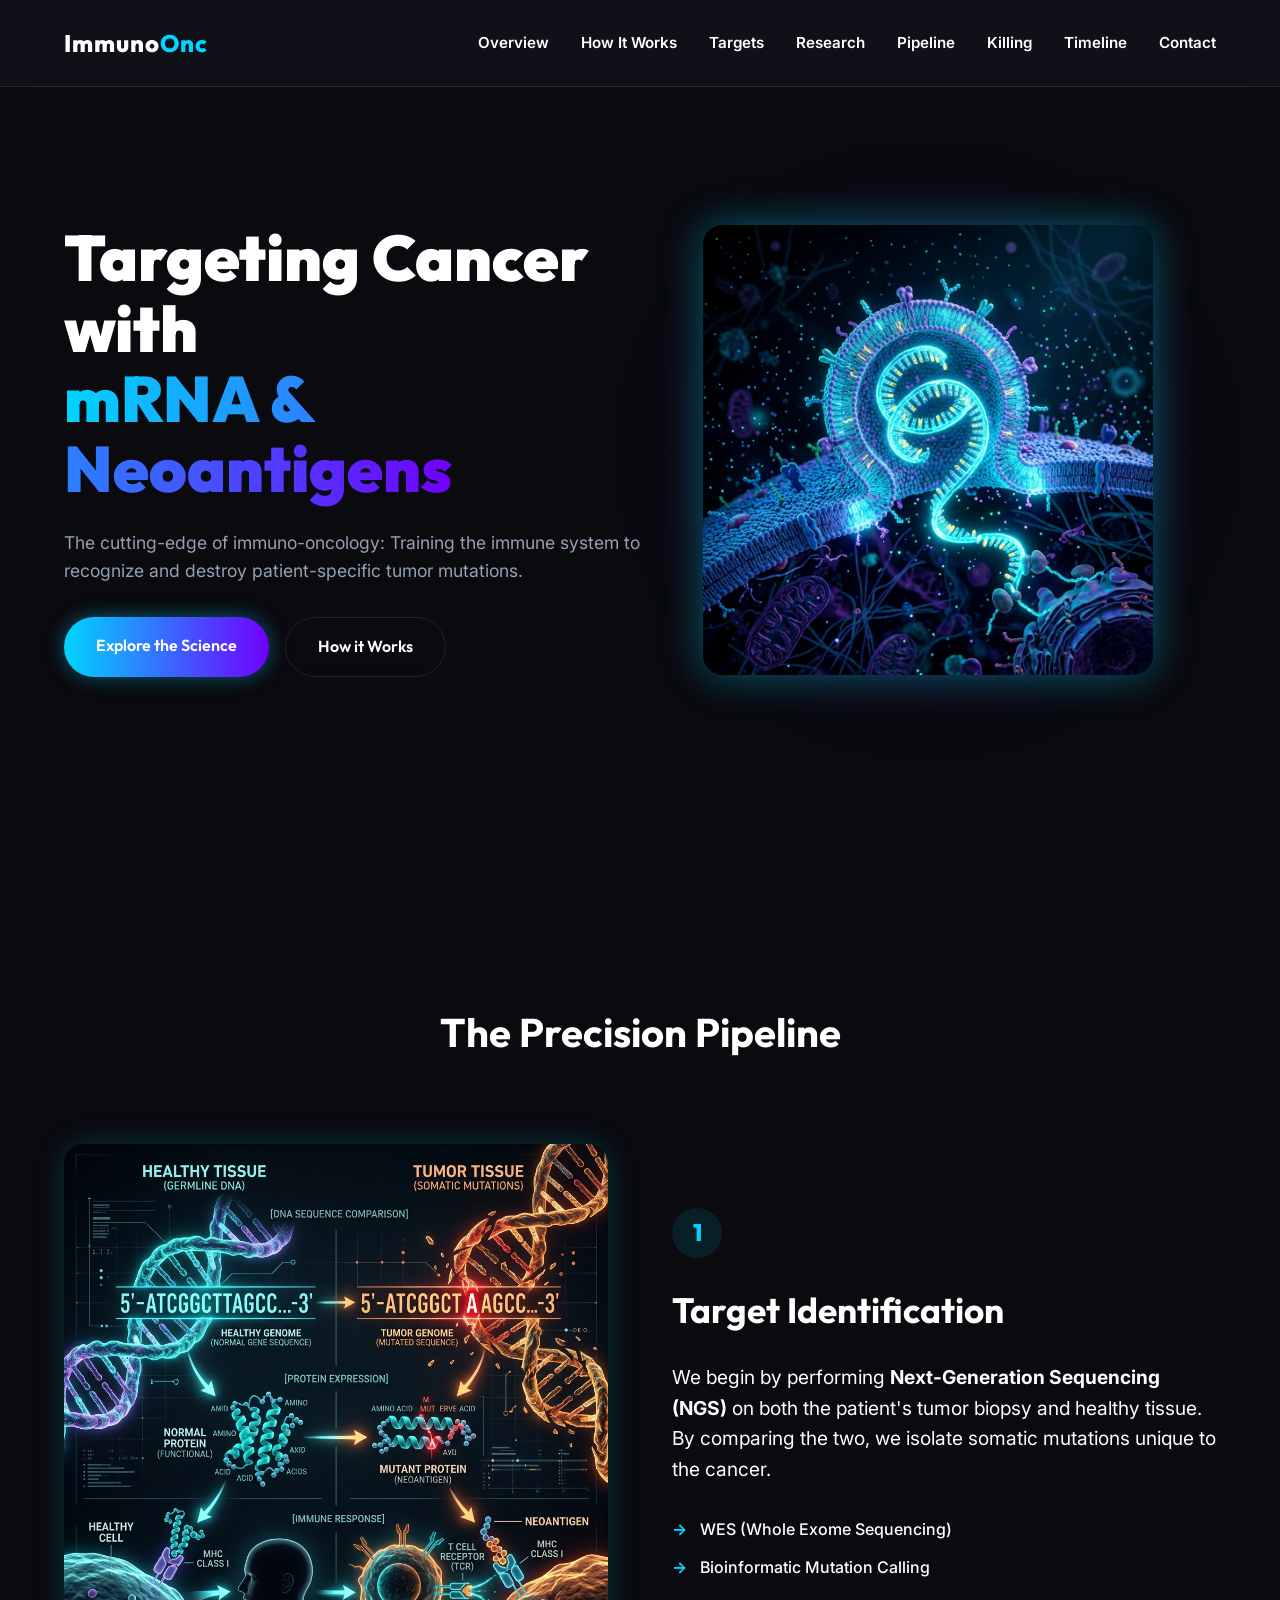
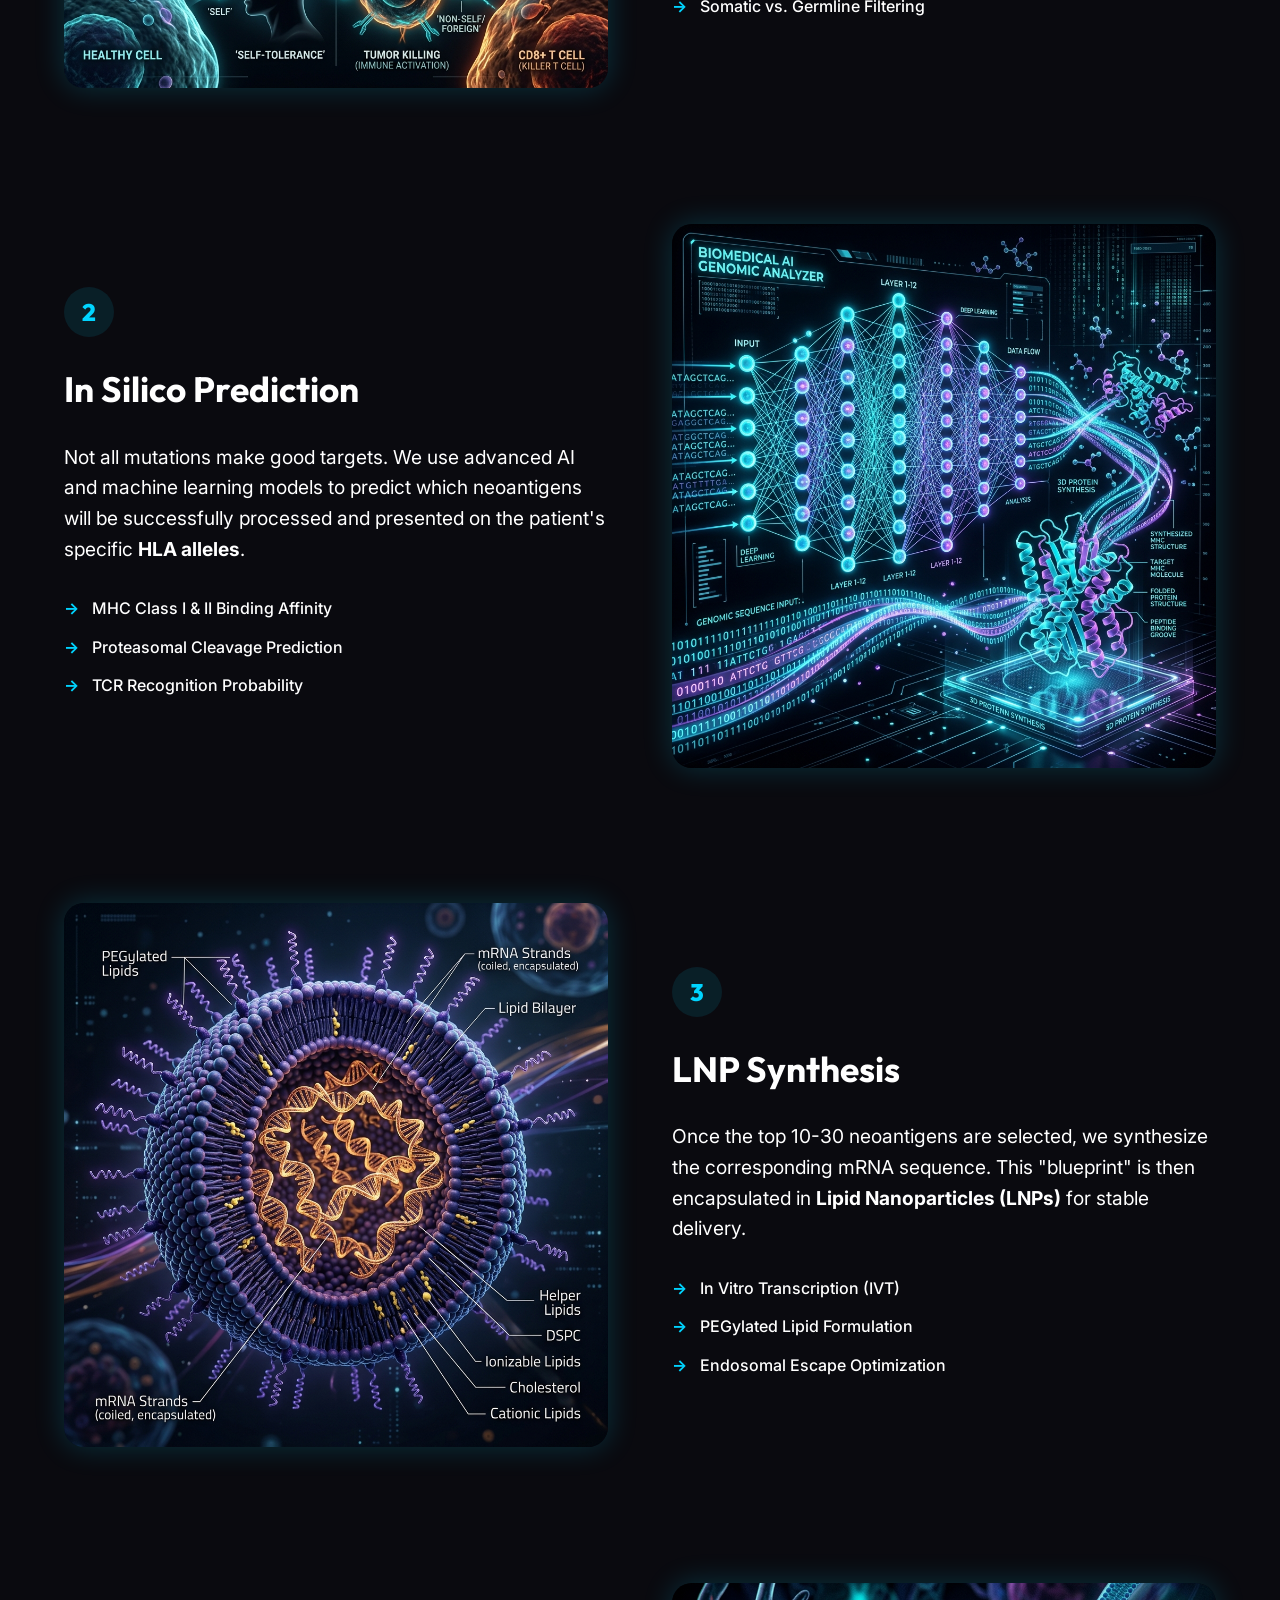
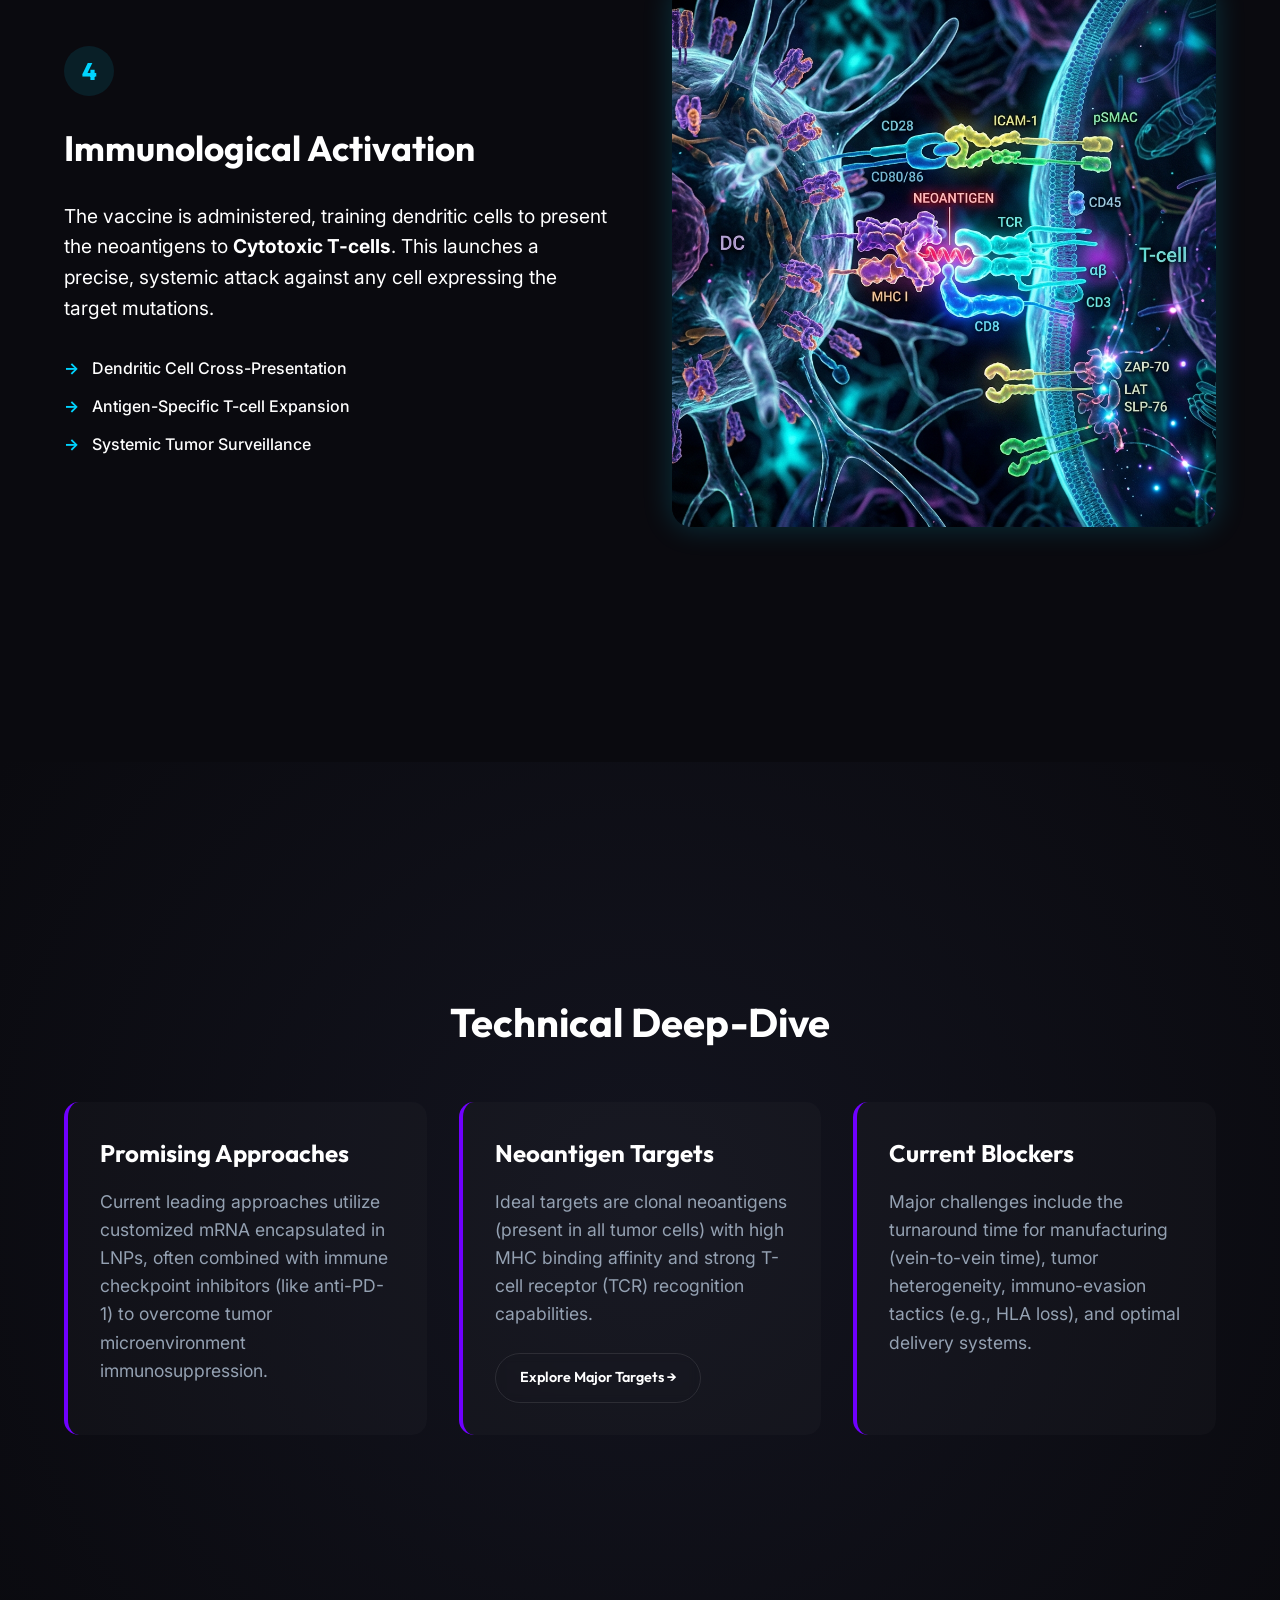
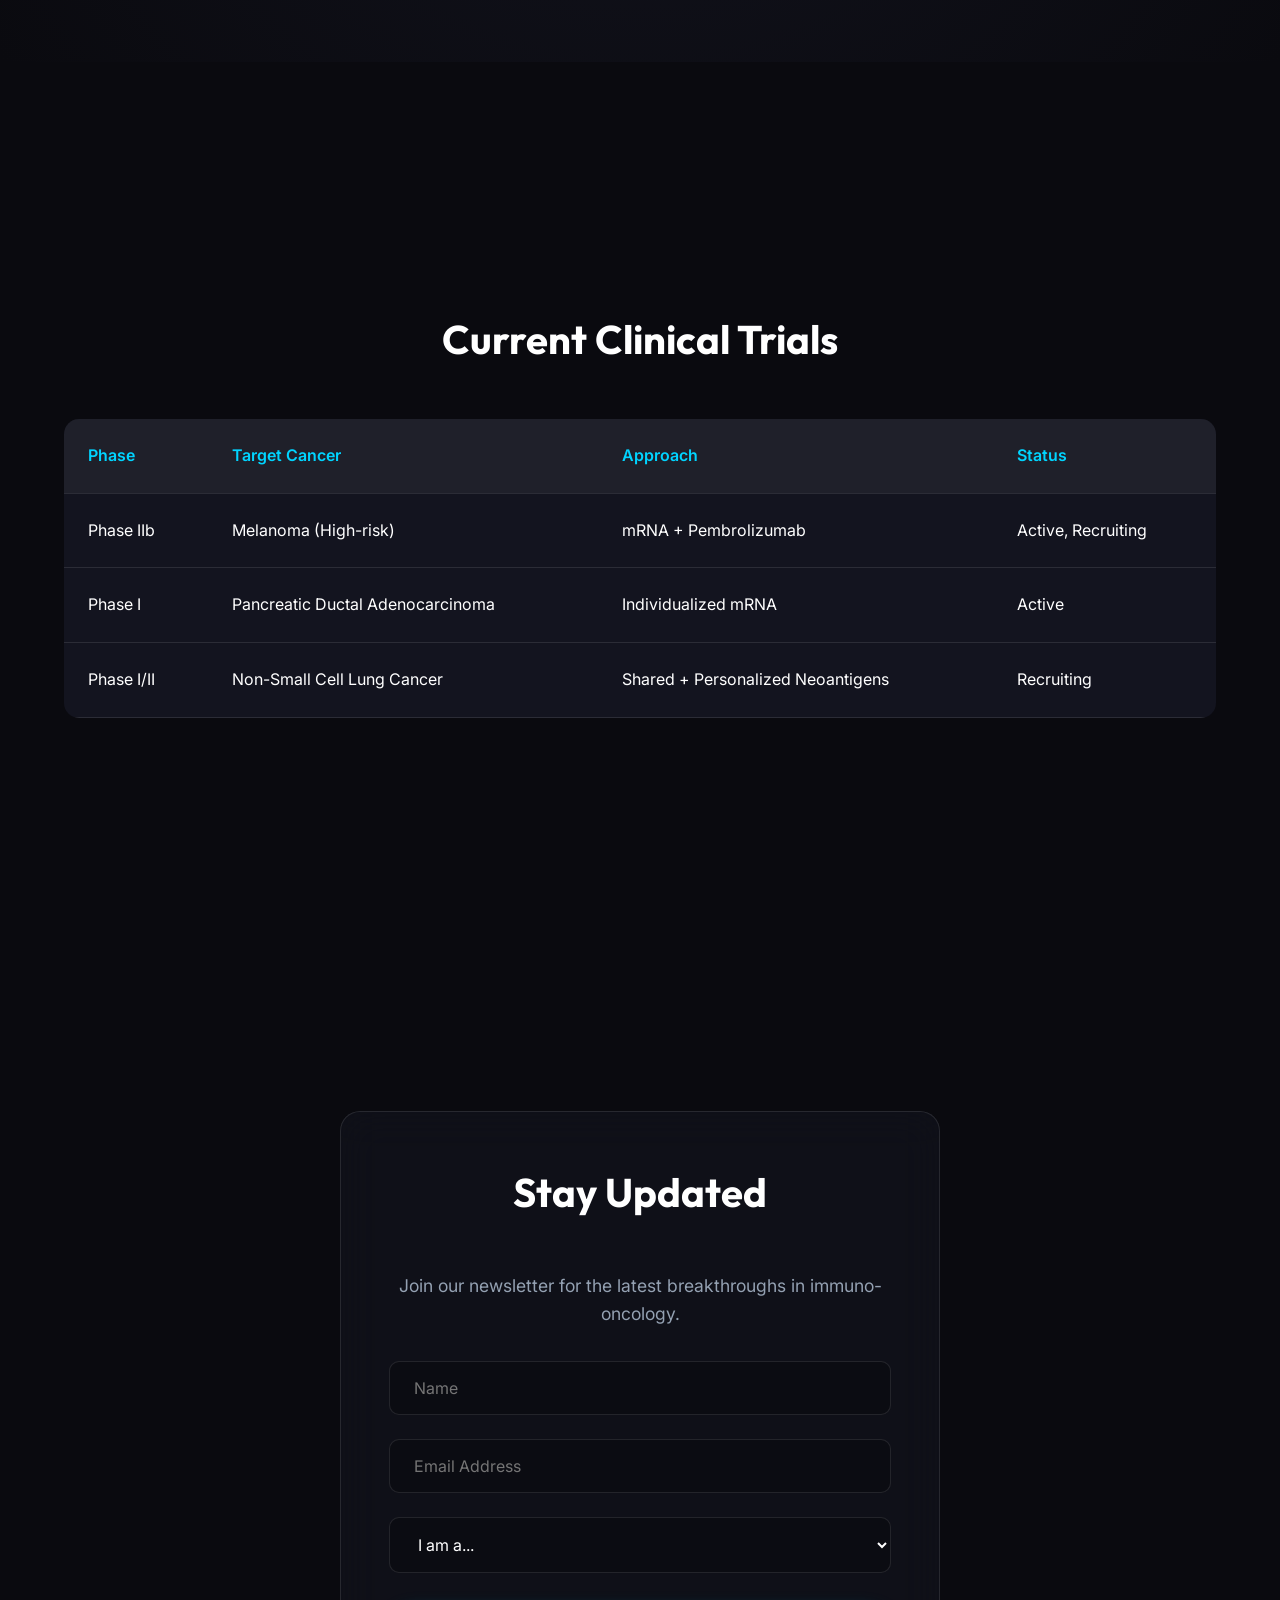
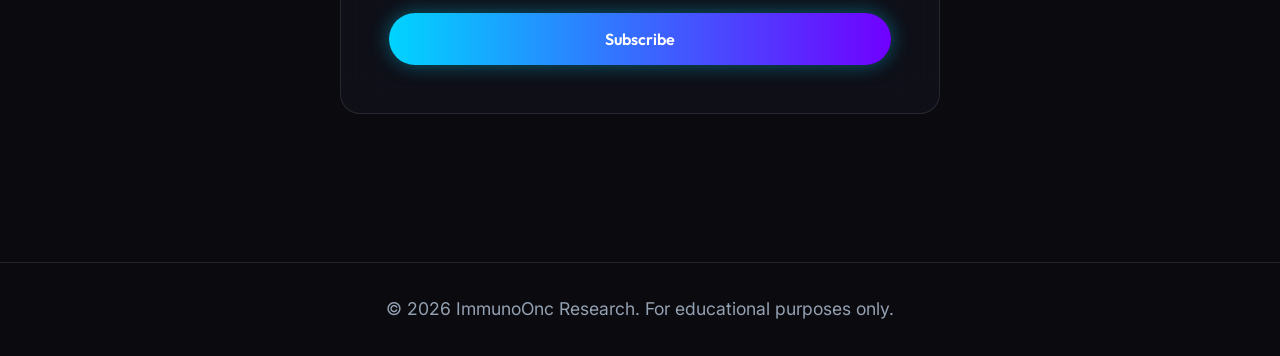
<file: index.html>
﻿<!DOCTYPE html>
<html lang="en">
<head>
    <meta charset="UTF-8">
    <meta name="viewport" content="width=device-width, initial-scale=1.0">
    <title>mRNA Neoantigen Cancer Vaccines</title>
    <meta name="description" content="Exploring the cutting-edge of immuno-oncology with mRNA neoantigen cancer vaccines.">
    <link rel="preconnect" href="https://fonts.googleapis.com">
    <link rel="preconnect" href="https://fonts.gstatic.com" crossorigin>
    <link href="https://fonts.googleapis.com/css2?family=Inter:wght@300;400;600;800&family=Outfit:wght@400;700;900&display=swap" rel="stylesheet">
    <link rel="stylesheet" href="style.css?v=1.3">
    <!-- Open Graph / Facebook -->
    <meta property="og:type" content="website">
    <meta property="og:url" content="https://jostradamus.github.io/immuno-oncology/">
    <meta property="og:image" content="https://jostradamus.github.io/immuno-oncology/og-preview.png">

    <!-- Twitter -->
    <meta property="twitter:card" content="summary_large_image">
    <meta property="twitter:url" content="https://jostradamus.github.io/immuno-oncology/">
    <meta property="twitter:image" content="https://jostradamus.github.io/immuno-oncology/og-preview.png">
    <meta property="og:title" content="ImmunoOnc - Training the Immune System to Destroy Cancer">
    <meta property="og:description" content="Exploring the cutting-edge of mRNA neoantigen cancer vaccines and the future of personalized immunotherapy.">
</head>
<body>
    <nav class="glass-nav">
        <a href="index.html" class="logo">Immuno<span class="highlight">Onc</span></a>
        <button class="nav-toggle" aria-label="Toggle navigation">
            <span></span>
            <span></span>
            <span></span>
        </button>
        <ul class="nav-links">
            <li><a href="index.html#hero">Overview</a></li>
            <li><a href="index.html#how-it-works">How It Works</a></li>
            <li><a href="targets.html">Targets</a></li>
            <li><a href="research.html">Research</a></li>
            <li><a href="pipeline.html">Pipeline</a></li>
            <li><a href="visuals.html">Killing</a></li>
            <li><a href="timeline.html">Timeline</a></li>
            <li><a href="index.html#contact">Contact</a></li>
        </ul>
    </nav>

    <header id="hero" class="hero-section">
        <div class="hero-content">
            <h1>Targeting Cancer with <br><span class="gradient-text">mRNA & Neoantigens</span></h1>
            <p>The cutting-edge of immuno-oncology: Training the immune system to recognize and destroy patient-specific tumor mutations.</p>
            <div class="hero-buttons">
                <a href="#technical" class="btn primary-btn">Explore the Science</a>
                <a href="#how-it-works" class="btn secondary-btn">How it Works</a>
            </div>
        </div>
        <div class="hero-visual">
            <img src="hero-bg.png" alt="mRNA interacting with a cell" class="hero-image">
        </div>
    </header>

    <section id="how-it-works" class="section">
        <h2 style="margin-bottom: 5rem;">The Precision Pipeline</h2>
        
        <!-- Step 1: Identification -->
        <div class="staggered-section">
            <div class="staggered-content">
                <div class="card-icon">1</div>
                <h3 style="font-size: 2.2rem; margin-bottom: 1.5rem;">Target Identification</h3>
                <p style="font-size: 1.2rem; color: white; margin-bottom: 2rem;">We begin by performing <strong>Next-Generation Sequencing (NGS)</strong> on both the patient's tumor biopsy and healthy tissue. By comparing the two, we isolate somatic mutations unique to the cancer.</p>
                <ul class="tech-list">
                    <li>WES (Whole Exome Sequencing)</li>
                    <li>Bioinformatic Mutation Calling</li>
                    <li>Somatic vs. Germline Filtering</li>
                </ul>
            </div>
            <div class="staggered-visual">
                <img src="identification-diagram.png" alt="Genomic identification diagram" class="staggered-image">
            </div>
        </div>

        <!-- Step 2: Prediction -->
        <div class="staggered-section">
            <div class="staggered-content">
                <div class="card-icon">2</div>
                <h3 style="font-size: 2.2rem; margin-bottom: 1.5rem;">In Silico Prediction</h3>
                <p style="font-size: 1.2rem; color: white; margin-bottom: 2rem;">Not all mutations make good targets. We use advanced AI and machine learning models to predict which neoantigens will be successfully processed and presented on the patient's specific <strong>HLA alleles</strong>.</p>
                <ul class="tech-list">
                    <li>MHC Class I & II Binding Affinity</li>
                    <li>Proteasomal Cleavage Prediction</li>
                    <li>TCR Recognition Probability</li>
                </ul>
            </div>
            <div class="staggered-visual">
                <img src="prediction-diagram.png" alt="AI Prediction diagram" class="staggered-image">
            </div>
        </div>

        <!-- Step 3: Synthesis -->
        <div class="staggered-section">
            <div class="staggered-content">
                <div class="card-icon">3</div>
                <h3 style="font-size: 2.2rem; margin-bottom: 1.5rem;">LNP Synthesis</h3>
                <p style="font-size: 1.2rem; color: white; margin-bottom: 2rem;">Once the top 10-30 neoantigens are selected, we synthesize the corresponding mRNA sequence. This "blueprint" is then encapsulated in <strong>Lipid Nanoparticles (LNPs)</strong> for stable delivery.</p>
                <ul class="tech-list">
                    <li>In Vitro Transcription (IVT)</li>
                    <li>PEGylated Lipid Formulation</li>
                    <li>Endosomal Escape Optimization</li>
                </ul>
            </div>
            <div class="staggered-visual">
                <img src="lnp-diagram.png" alt="LNP diagram" class="staggered-image">
            </div>
        </div>

        <!-- Step 4: Activation -->
        <div class="staggered-section">
            <div class="staggered-content">
                <div class="card-icon">4</div>
                <h3 style="font-size: 2.2rem; margin-bottom: 1.5rem;">Immunological Activation</h3>
                <p style="font-size: 1.2rem; color: white; margin-bottom: 2rem;">The vaccine is administered, training dendritic cells to present the neoantigens to <strong>Cytotoxic T-cells</strong>. This launches a precise, systemic attack against any cell expressing the target mutations.</p>
                <ul class="tech-list">
                    <li>Dendritic Cell Cross-Presentation</li>
                    <li>Antigen-Specific T-cell Expansion</li>
                    <li>Systemic Tumor Surveillance</li>
                </ul>
            </div>
            <div class="staggered-visual">
                <img src="activation-diagram.png" alt="T-cell activation diagram" class="staggered-image">
            </div>
        </div>
    </section>

    <section id="technical" class="section dark-section">
        <h2>Technical Deep-Dive</h2>
        <div class="technical-grid">
            <div class="tech-box">
                <h3>Promising Approaches</h3>
                <p>Current leading approaches utilize customized mRNA encapsulated in LNPs, often combined with immune checkpoint inhibitors (like anti-PD-1) to overcome tumor microenvironment immunosuppression.</p>
            </div>
            <div class="tech-box">
                <h3>Neoantigen Targets</h3>
                <p>Ideal targets are clonal neoantigens (present in all tumor cells) with high MHC binding affinity and strong T-cell receptor (TCR) recognition capabilities.</p>
                <a href="targets.html" class="btn secondary-btn" style="margin-top: 1.5rem; font-size: 0.9rem; padding: 0.8rem 1.5rem;">Explore Major Targets &rarr;</a>
            </div>
            <div class="tech-box">
                <h3>Current Blockers</h3>
                <p>Major challenges include the turnaround time for manufacturing (vein-to-vein time), tumor heterogeneity, immuno-evasion tactics (e.g., HLA loss), and optimal delivery systems.</p>
            </div>
        </div>
    </section>

    <section id="trials" class="section">
        <h2>Current Clinical Trials</h2>
        <div class="table-container">
            <table class="clinical-table">
                <thead>
                    <tr>
                        <th>Phase</th>
                        <th>Target Cancer</th>
                        <th>Approach</th>
                        <th>Status</th>
                    </tr>
                </thead>
                <tbody>
                    <tr>
                        <td>Phase IIb</td>
                        <td>Melanoma (High-risk)</td>
                        <td>mRNA + Pembrolizumab</td>
                        <td>Active, Recruiting</td>
                    </tr>
                    <tr>
                        <td>Phase I</td>
                        <td>Pancreatic Ductal Adenocarcinoma</td>
                        <td>Individualized mRNA</td>
                        <td>Active</td>
                    </tr>
                    <tr>
                        <td>Phase I/II</td>
                        <td>Non-Small Cell Lung Cancer</td>
                        <td>Shared + Personalized Neoantigens</td>
                        <td>Recruiting</td>
                    </tr>
                </tbody>
            </table>
        </div>
    </section>

    <section id="contact" class="section contact-section">
        <div class="contact-card glass-panel">
            <h2>Stay Updated</h2>
            <p>Join our newsletter for the latest breakthroughs in immuno-oncology.</p>
            <form class="contact-form" id="contactForm">
                <input type="text" placeholder="Name" required>
                <input type="email" placeholder="Email Address" required>
                <select required>
                    <option value="" disabled selected>I am a...</option>
                    <option value="patient">Patient / Caregiver</option>
                    <option value="researcher">Researcher / Clinician</option>
                    <option value="investor">Investor</option>
                    <option value="general">General Interest</option>
                </select>
                <button type="submit" class="btn primary-btn submit-btn">Subscribe</button>
            </form>
        </div>
    </section>

    <footer>
        <p>&copy; 2026 ImmunoOnc Research. For educational purposes only.</p>
    </footer>

    <script src="main.js"></script>
</body>
</html>
</file>
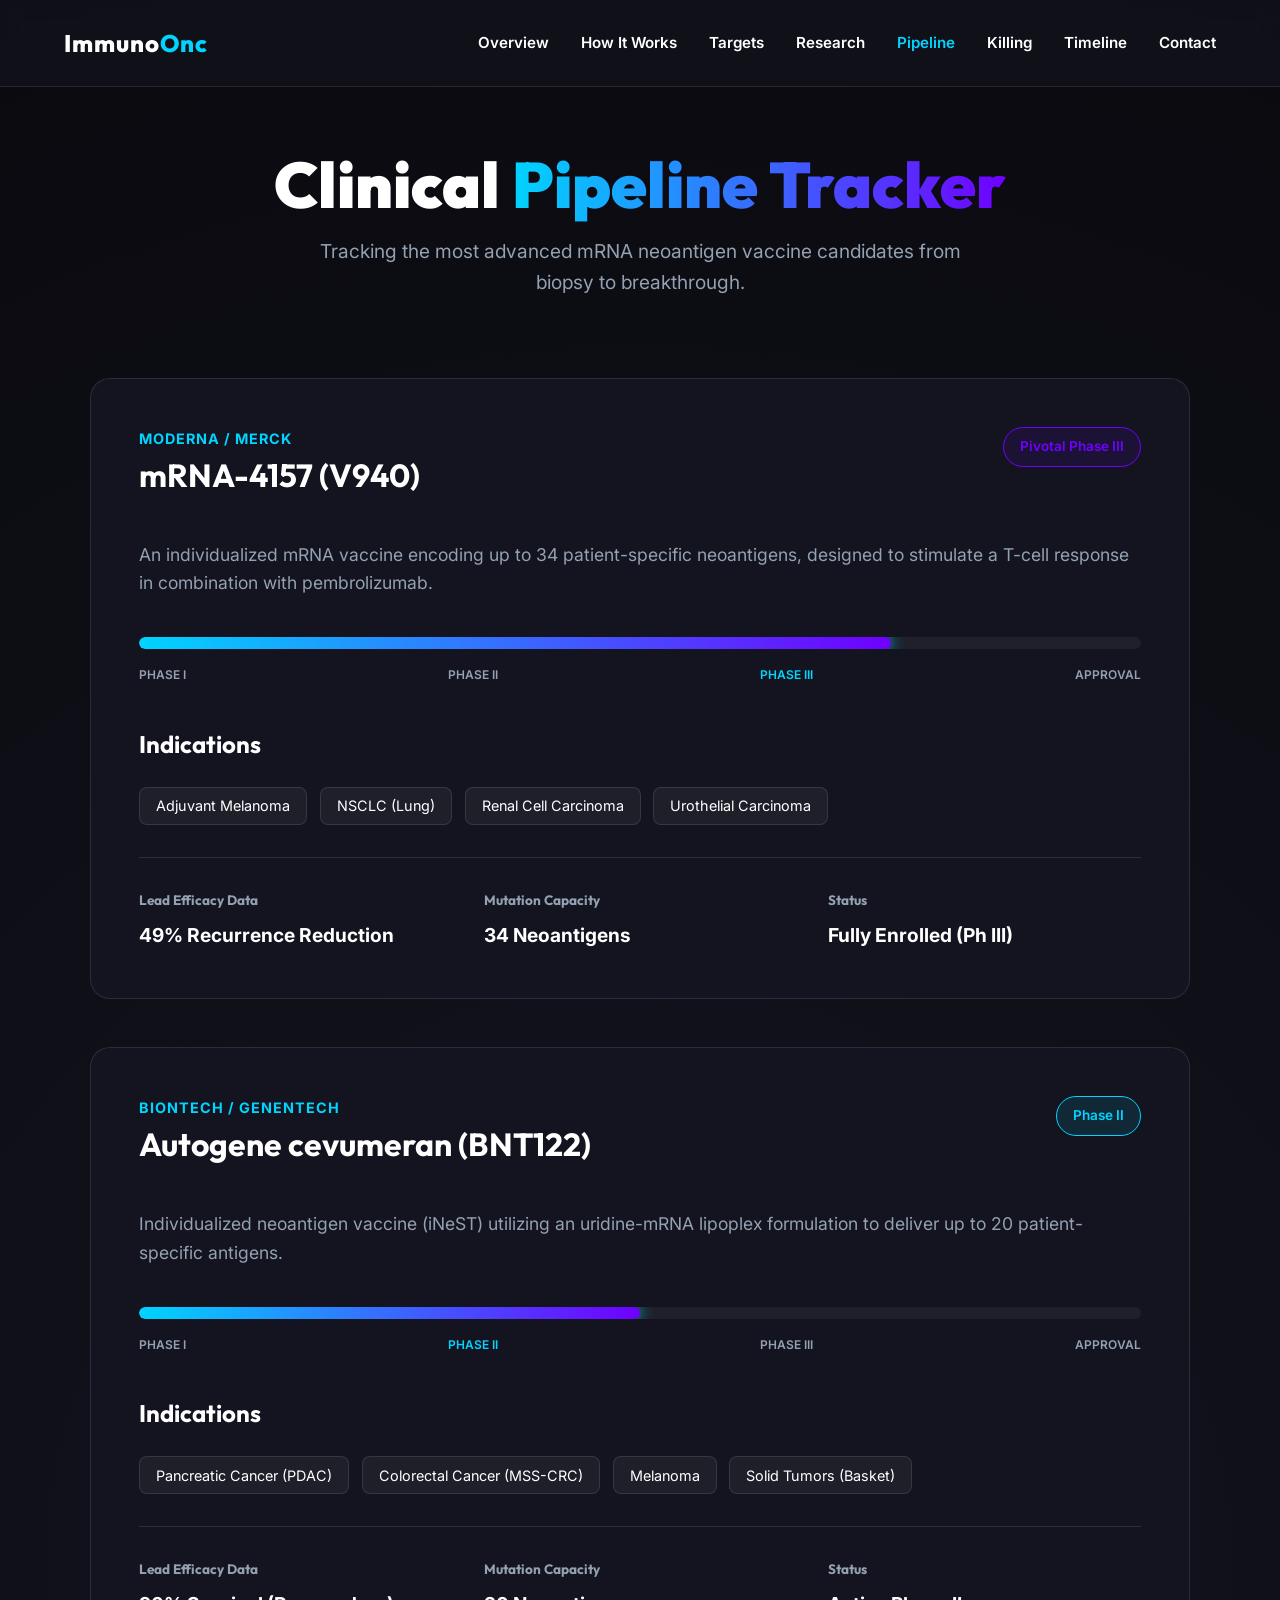
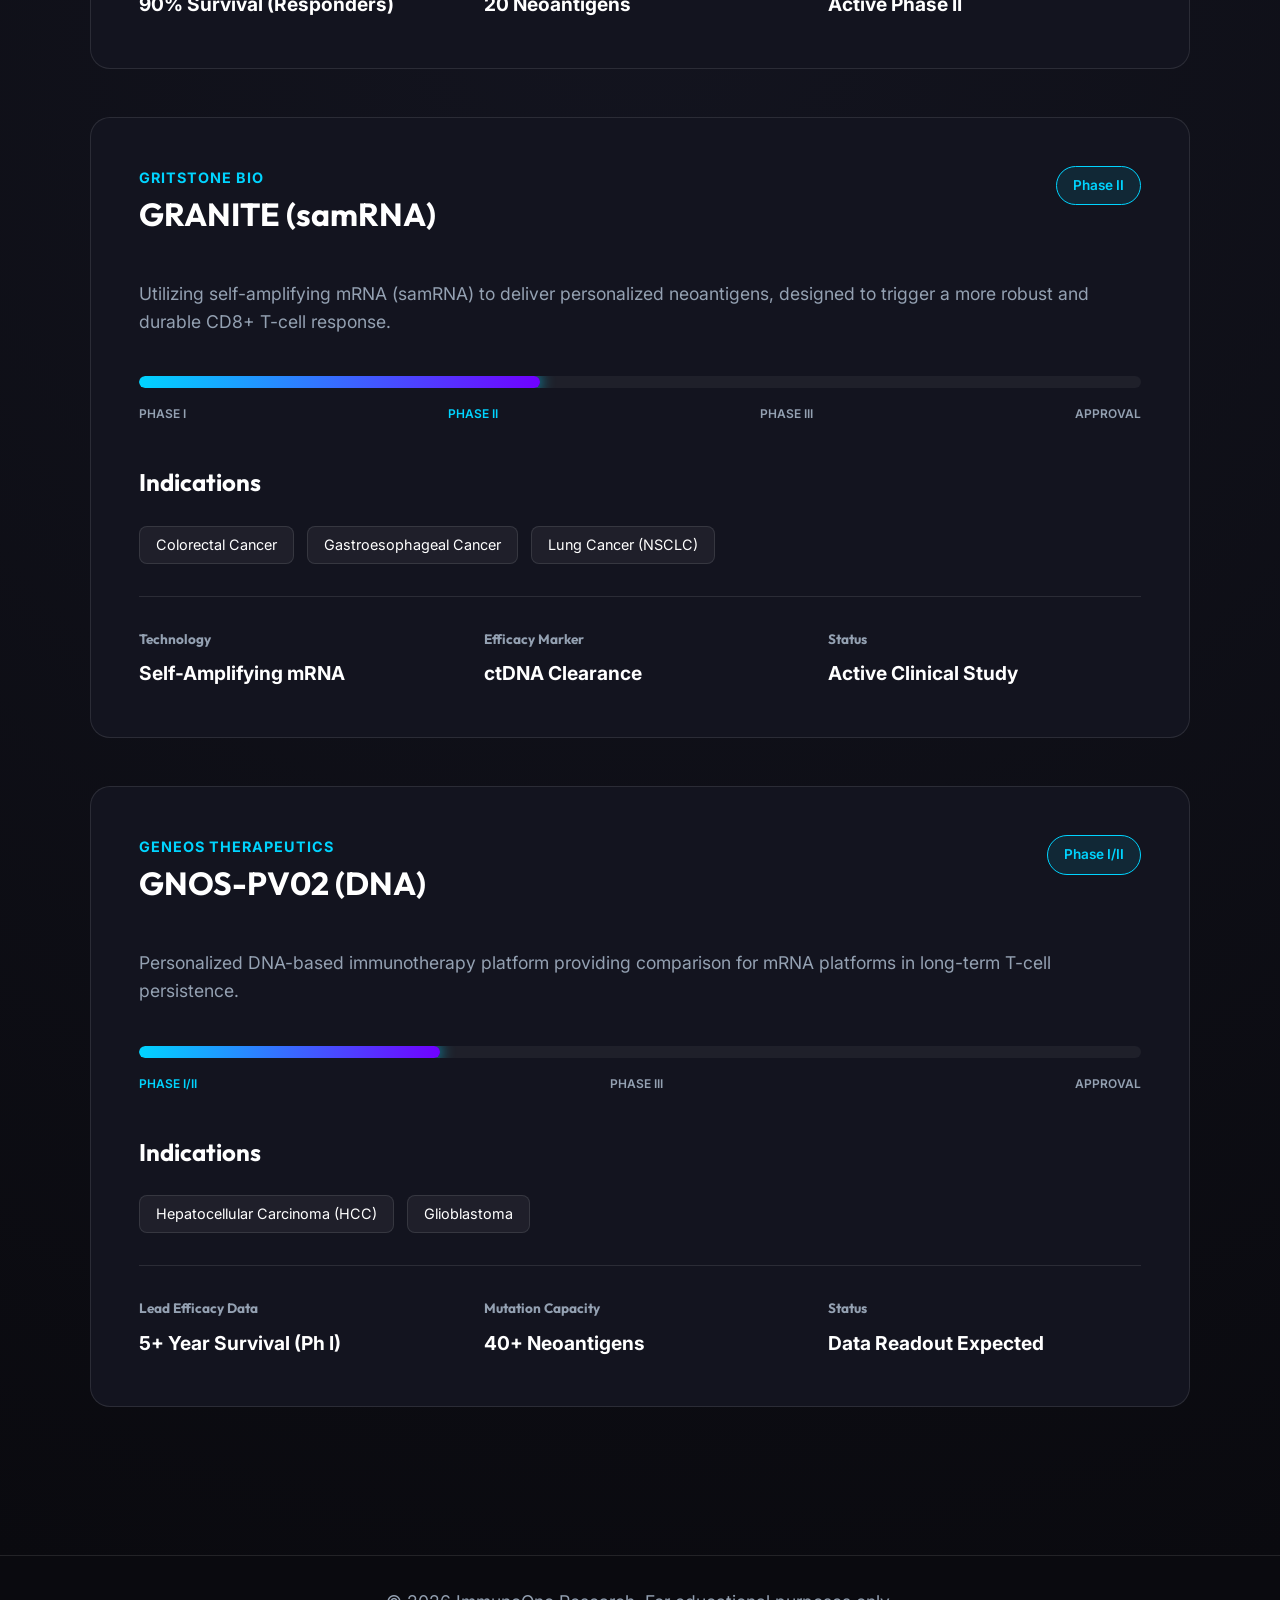
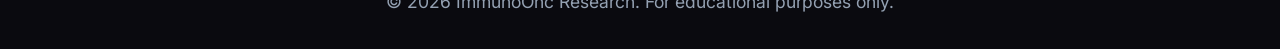
<file: pipeline.html>
﻿<!DOCTYPE html>
<html lang="en">
<head>
    <meta charset="UTF-8">
    <meta name="viewport" content="width=device-width, initial-scale=1.0">
    <title>Clinical Pipeline - ImmunoOncology</title>
    <meta name="description" content="Live tracker for mRNA neoantigen cancer vaccine clinical trials and development status.">
    <link rel="preconnect" href="https://fonts.googleapis.com">
    <link rel="preconnect" href="https://fonts.gstatic.com" crossorigin>
    <link href="https://fonts.googleapis.com/css2?family=Inter:wght@300;400;600;800&family=Outfit:wght@400;700;900&display=swap" rel="stylesheet">
    <link rel="stylesheet" href="style.css?v=1.3">
    <!-- Open Graph / Facebook -->
    <meta property="og:type" content="website">
    <meta property="og:url" content="https://jostradamus.github.io/immuno-oncology/">
    <meta property="og:image" content="https://jostradamus.github.io/immuno-oncology/og-preview.png">

    <!-- Twitter -->
    <meta property="twitter:card" content="summary_large_image">
    <meta property="twitter:url" content="https://jostradamus.github.io/immuno-oncology/">
    <meta property="twitter:image" content="https://jostradamus.github.io/immuno-oncology/og-preview.png">
    <meta property="og:title" content="mRNA Cancer Vaccine Clinical Pipeline Tracker">
    <meta property="og:description" content="Tracking the most advanced mRNA vaccine candidates from clinical trials to FDA approval.">
</head>
<body class="pipeline-page">
    <nav class="glass-nav">
        <a href="index.html" class="logo">Immuno<span class="highlight">Onc</span></a>
        <button class="nav-toggle" aria-label="Toggle navigation">
            <span></span>
            <span></span>
            <span></span>
        </button>
        <ul class="nav-links">
            <li><a href="index.html#hero">Overview</a></li>
            <li><a href="index.html#how-it-works">How It Works</a></li>
            <li><a href="targets.html">Targets</a></li>
            <li><a href="research.html">Research</a></li>
            <li><a href="pipeline.html" style="color: var(--primary);">Pipeline</a></li>
            <li><a href="visuals.html">Killing</a></li>
            <li><a href="timeline.html">Timeline</a></li>
            <li><a href="index.html#contact">Contact</a></li>
        </ul>
    </nav>

    <div class="section dark-section" style="padding-top: 150px;">
        <div class="pipeline-container">
            <h1 style="text-align: center; margin-bottom: 1rem;">Clinical <span class="gradient-text">Pipeline Tracker</span></h1>
            <p style="text-align: center; color: var(--text-muted); max-width: 700px; margin: 0 auto 5rem auto; font-size: 1.2rem;">Tracking the most advanced mRNA neoantigen vaccine candidates from biopsy to breakthrough.</p>

            <!-- Moderna Card -->
            <div class="pipeline-card">
                <div class="pipeline-header">
                    <div>
                        <div class="company-tag">Moderna / Merck</div>
                        <h2 style="text-align: left; margin-bottom: 0.5rem; font-size: 2rem;">mRNA-4157 (V940)</h2>
                    </div>
                    <div class="status-badge pivotal">Pivotal Phase III</div>
                </div>
                <p>An individualized mRNA vaccine encoding up to 34 patient-specific neoantigens, designed to stimulate a T-cell response in combination with pembrolizumab.</p>
                
                <div class="pipeline-progress">
                    <div class="progress-track">
                        <div class="progress-fill" style="width: 75%;"></div>
                    </div>
                    <div class="progress-labels">
                        <span class="label">Phase I</span>
                        <span class="label">Phase II</span>
                        <span class="label active">Phase III</span>
                        <span class="label">Approval</span>
                    </div>
                </div>

                <h3>Indications</h3>
                <div class="indication-list">
                    <span class="indication-tag">Adjuvant Melanoma</span>
                    <span class="indication-tag">NSCLC (Lung)</span>
                    <span class="indication-tag">Renal Cell Carcinoma</span>
                    <span class="indication-tag">Urothelial Carcinoma</span>
                </div>

                <div class="pipeline-stats">
                    <div class="stat-item">
                        <h4>Lead Efficacy Data</h4>
                        <p>49% Recurrence Reduction</p>
                    </div>
                    <div class="stat-item">
                        <h4>Mutation Capacity</h4>
                        <p>34 Neoantigens</p>
                    </div>
                    <div class="stat-item">
                        <h4>Status</h4>
                        <p>Fully Enrolled (Ph III)</p>
                    </div>
                </div>
            </div>

            <!-- BioNTech Card -->
            <div class="pipeline-card">
                <div class="pipeline-header">
                    <div>
                        <div class="company-tag">BioNTech / Genentech</div>
                        <h2 style="text-align: left; margin-bottom: 0.5rem; font-size: 2rem;">Autogene cevumeran (BNT122)</h2>
                    </div>
                    <div class="status-badge">Phase II</div>
                </div>
                <p>Individualized neoantigen vaccine (iNeST) utilizing an uridine-mRNA lipoplex formulation to deliver up to 20 patient-specific antigens.</p>
                
                <div class="pipeline-progress">
                    <div class="progress-track">
                        <div class="progress-fill" style="width: 50%;"></div>
                    </div>
                    <div class="progress-labels">
                        <span class="label">Phase I</span>
                        <span class="label active">Phase II</span>
                        <span class="label">Phase III</span>
                        <span class="label">Approval</span>
                    </div>
                </div>

                <h3>Indications</h3>
                <div class="indication-list">
                    <span class="indication-tag">Pancreatic Cancer (PDAC)</span>
                    <span class="indication-tag">Colorectal Cancer (MSS-CRC)</span>
                    <span class="indication-tag">Melanoma</span>
                    <span class="indication-tag">Solid Tumors (Basket)</span>
                </div>

                <div class="pipeline-stats">
                    <div class="stat-item">
                        <h4>Lead Efficacy Data</h4>
                        <p>90% Survival (Responders)</p>
                    </div>
                    <div class="stat-item">
                        <h4>Mutation Capacity</h4>
                        <p>20 Neoantigens</p>
                    </div>
                    <div class="stat-item">
                        <h4>Status</h4>
                        <p>Active Phase II</p>
                    </div>
                </div>
            </div>

            <!-- Gritstone Card -->
            <div class="pipeline-card">
                <div class="pipeline-header">
                    <div>
                        <div class="company-tag">Gritstone Bio</div>
                        <h2 style="text-align: left; margin-bottom: 0.5rem; font-size: 2rem;">GRANITE (samRNA)</h2>
                    </div>
                    <div class="status-badge">Phase II</div>
                </div>
                <p>Utilizing self-amplifying mRNA (samRNA) to deliver personalized neoantigens, designed to trigger a more robust and durable CD8+ T-cell response.</p>
                
                <div class="pipeline-progress">
                    <div class="progress-track">
                        <div class="progress-fill" style="width: 40%;"></div>
                    </div>
                    <div class="progress-labels">
                        <span class="label">Phase I</span>
                        <span class="label active">Phase II</span>
                        <span class="label">Phase III</span>
                        <span class="label">Approval</span>
                    </div>
                </div>

                <h3>Indications</h3>
                <div class="indication-list">
                    <span class="indication-tag">Colorectal Cancer</span>
                    <span class="indication-tag">Gastroesophageal Cancer</span>
                    <span class="indication-tag">Lung Cancer (NSCLC)</span>
                </div>

                <div class="pipeline-stats">
                    <div class="stat-item">
                        <h4>Technology</h4>
                        <p>Self-Amplifying mRNA</p>
                    </div>
                    <div class="stat-item">
                        <h4>Efficacy Marker</h4>
                        <p>ctDNA Clearance</p>
                    </div>
                    <div class="stat-item">
                        <h4>Status</h4>
                        <p>Active Clinical Study</p>
                    </div>
                </div>
            </div>

            <!-- Geneos Card -->
            <div class="pipeline-card">
                <div class="pipeline-header">
                    <div>
                        <div class="company-tag">Geneos Therapeutics</div>
                        <h2 style="text-align: left; margin-bottom: 0.5rem; font-size: 2rem;">GNOS-PV02 (DNA)</h2>
                    </div>
                    <div class="status-badge">Phase I/II</div>
                </div>
                <p>Personalized DNA-based immunotherapy platform providing comparison for mRNA platforms in long-term T-cell persistence.</p>
                
                <div class="pipeline-progress">
                    <div class="progress-track">
                        <div class="progress-fill" style="width: 30%;"></div>
                    </div>
                    <div class="progress-labels">
                        <span class="label active">Phase I/II</span>
                        <span class="label">Phase III</span>
                        <span class="label">Approval</span>
                    </div>
                </div>

                <h3>Indications</h3>
                <div class="indication-list">
                    <span class="indication-tag">Hepatocellular Carcinoma (HCC)</span>
                    <span class="indication-tag">Glioblastoma</span>
                </div>

                <div class="pipeline-stats">
                    <div class="stat-item">
                        <h4>Lead Efficacy Data</h4>
                        <p>5+ Year Survival (Ph I)</p>
                    </div>
                    <div class="stat-item">
                        <h4>Mutation Capacity</h4>
                        <p>40+ Neoantigens</p>
                    </div>
                    <div class="stat-item">
                        <h4>Status</h4>
                        <p>Data Readout Expected</p>
                    </div>
                </div>
            </div>
            
        </div>
    </div>

    <footer>
        <p>&copy; 2026 ImmunoOnc Research. For educational purposes only.</p>
    </footer>

    <script src="main.js"></script>
</body>
</html>
</file>
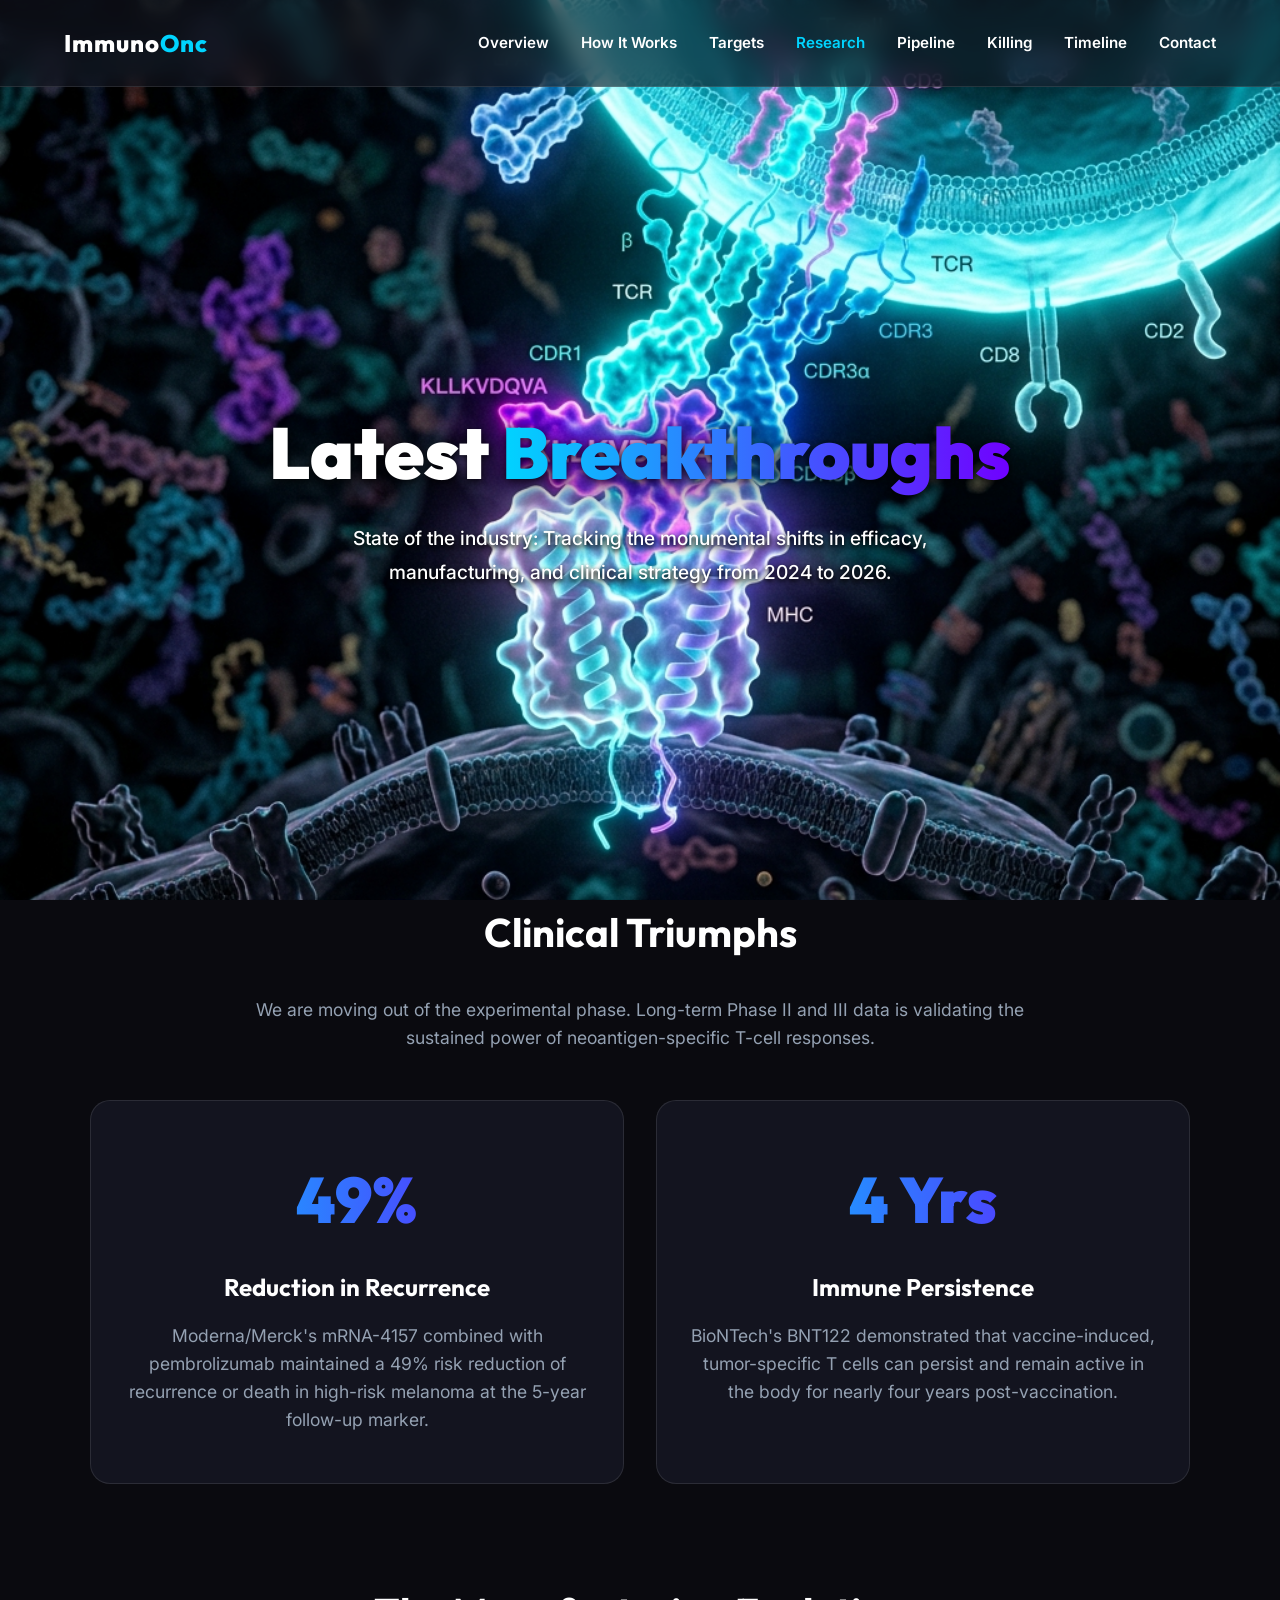
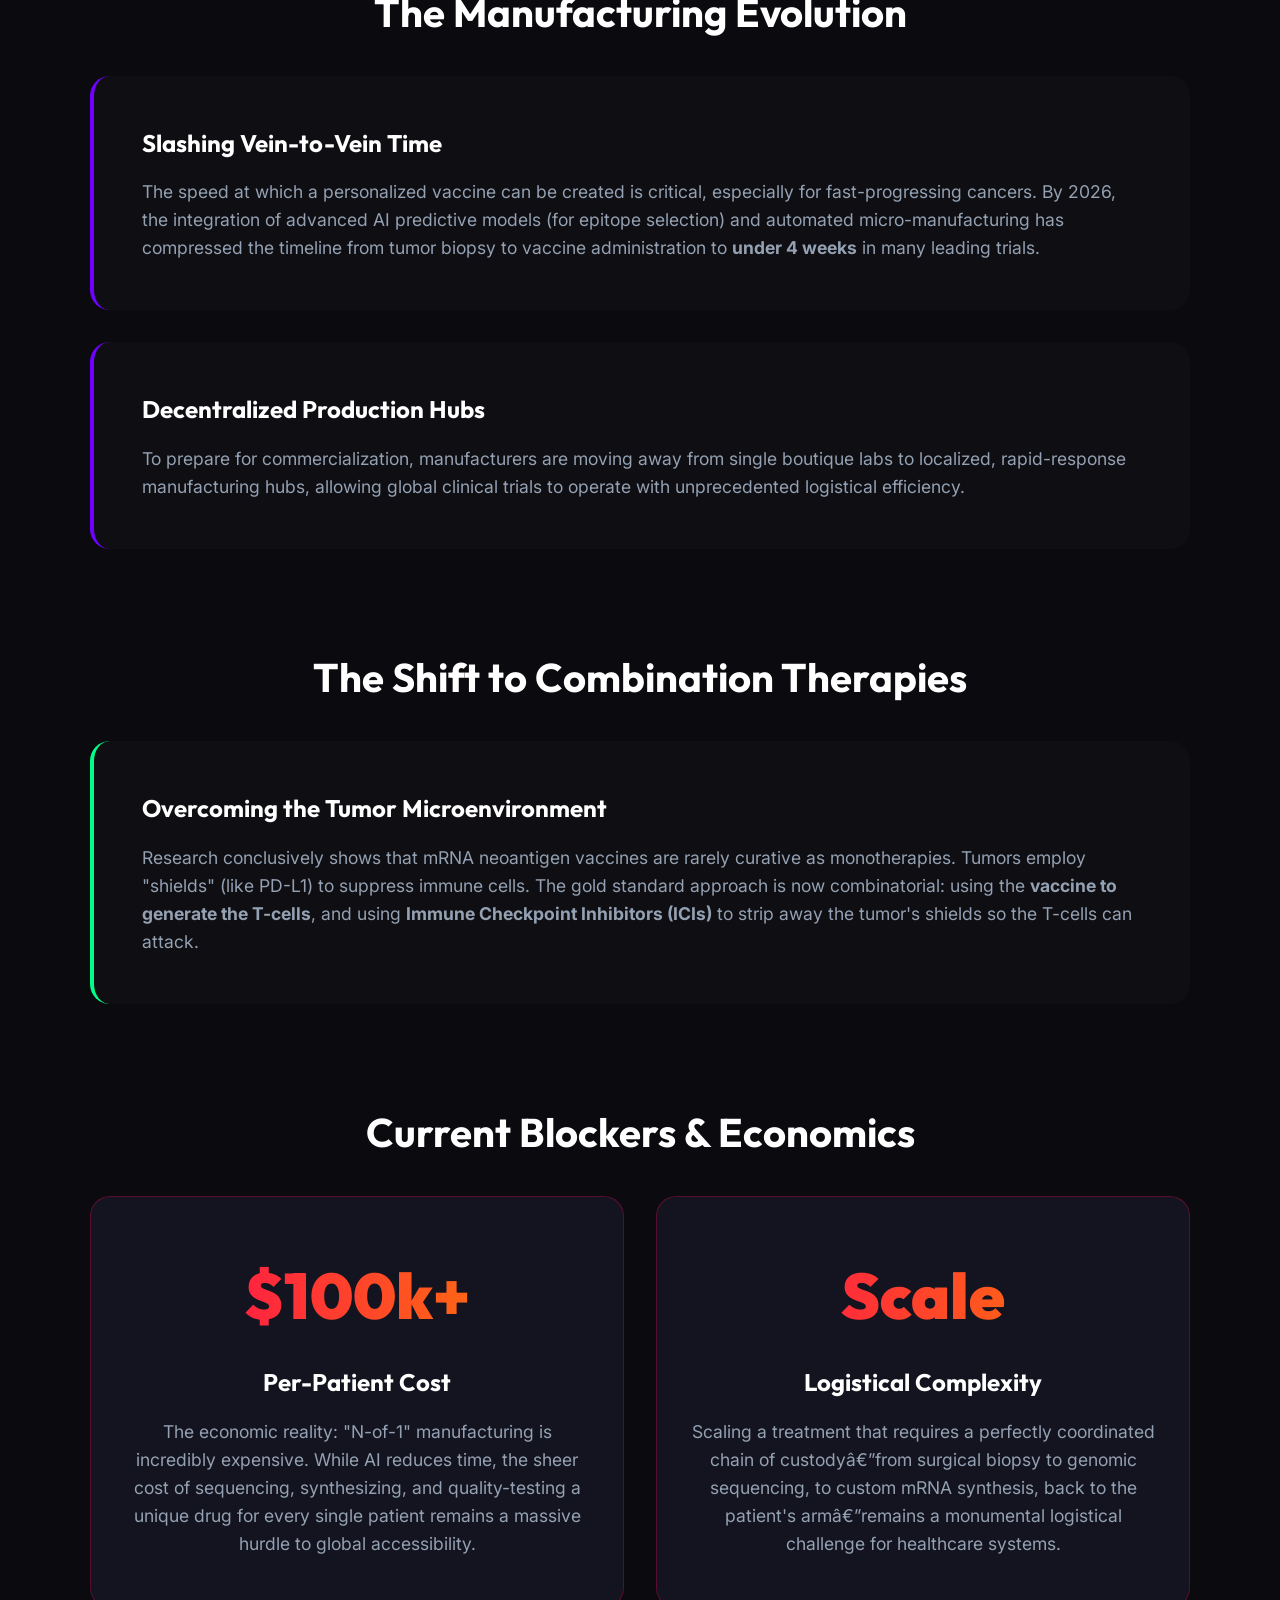
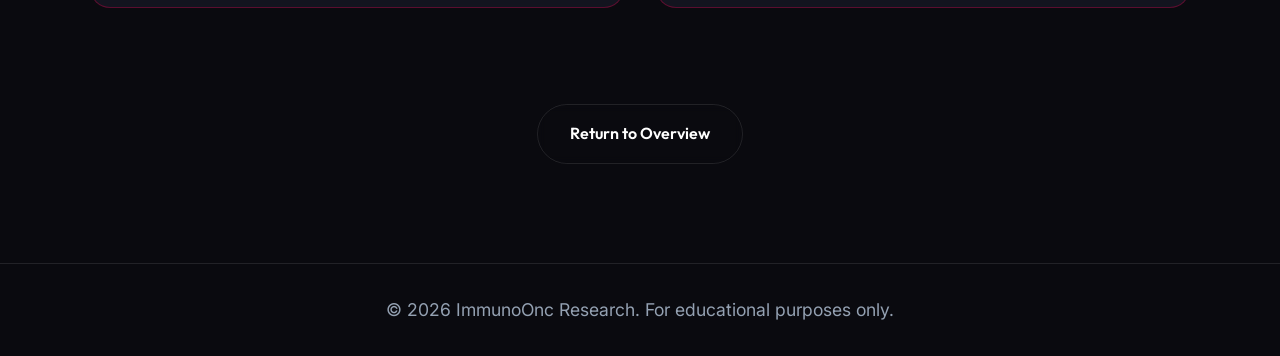
<file: research.html>
﻿<!DOCTYPE html>
<html lang="en">
<head>
    <meta charset="UTF-8">
    <meta name="viewport" content="width=device-width, initial-scale=1.0">
    <title>Latest Research - ImmunoOncology</title>
    <meta name="description" content="State of the industry: Latest clinical breakthroughs and manufacturing advances in mRNA cancer vaccines.">
    <link rel="preconnect" href="https://fonts.googleapis.com">
    <link rel="preconnect" href="https://fonts.gstatic.com" crossorigin>
    <link href="https://fonts.googleapis.com/css2?family=Inter:wght@300;400;600;800&family=Outfit:wght@400;700;900&display=swap" rel="stylesheet">
    <link rel="stylesheet" href="style.css?v=1.3">
    <style>
        .page-header {
            padding-top: 150px;
            text-align: center;
            min-height: auto;
            padding-bottom: 50px;
        }
        
        .research-container {
            max-width: 1100px;
            margin: 0 auto;
        }
        
        .research-section {
            margin-bottom: 6rem;
        }
        
        .section-title {
            font-size: 2.5rem;
            color: var(--text-main);
            margin-bottom: 2rem;
            text-align: center;
        }
        
        .stat-grid {
            display: grid;
            grid-template-columns: repeat(auto-fit, minmax(300px, 1fr));
            gap: 2rem;
            margin-bottom: 3rem;
        }
        
        .stat-card {
            background: var(--bg-surface);
            border: 1px solid var(--glass-border);
            border-radius: 20px;
            padding: 3rem 2rem;
            text-align: center;
            transition: transform 0.3s, box-shadow 0.3s;
            position: relative;
            overflow: hidden;
        }
        
        .stat-card:hover {
            transform: translateY(-5px);
            box-shadow: 0 10px 30px rgba(0, 212, 255, 0.15);
        }
        
        .stat-number {
            font-size: 4rem;
            font-family: 'Outfit', sans-serif;
            font-weight: 900;
            background: linear-gradient(90deg, var(--primary), var(--secondary));
            -webkit-background-clip: text;
            -webkit-text-fill-color: transparent;
            margin-bottom: 1rem;
        }
        
        .content-box {
            background: rgba(255, 255, 255, 0.02);
            padding: 3rem;
            border-radius: 20px;
            border-left: 4px solid var(--primary);
            margin-bottom: 2rem;
        }
        
        .content-box h4 {
            font-size: 1.5rem;
            margin-bottom: 1rem;
            color: var(--text-main);
        }
        
        /* Research Hero specific animation */
        .research-hero-image {
            max-width: 100%;
            border-radius: 20px;
            box-shadow: 0 0 50px rgba(112, 0, 255, 0.4);
            animation: slow-rotate-pulse 10s ease-in-out infinite;
            object-fit: cover;
            margin-bottom: 3rem;
        }
        
        @keyframes slow-rotate-pulse {
            0% { transform: scale(1) rotate(0deg); box-shadow: 0 0 40px rgba(112, 0, 255, 0.3); }
            50% { transform: scale(1.02) rotate(1deg); box-shadow: 0 0 70px rgba(0, 212, 255, 0.5); }
            100% { transform: scale(1) rotate(0deg); box-shadow: 0 0 40px rgba(112, 0, 255, 0.3); }
        }
    </style>
    <!-- Open Graph / Facebook -->
    <meta property="og:type" content="website">
    <meta property="og:url" content="https://jostradamus.github.io/immuno-oncology/">
    <meta property="og:image" content="https://jostradamus.github.io/immuno-oncology/og-preview.png">

    <!-- Twitter -->
    <meta property="twitter:card" content="summary_large_image">
    <meta property="twitter:url" content="https://jostradamus.github.io/immuno-oncology/">
    <meta property="twitter:image" content="https://jostradamus.github.io/immuno-oncology/og-preview.png">
    <meta property="og:title" content="Next-Gen Neoantigen Research & Bioinformatic Pipelines">
    <meta property="og:description" content="Exploring the computational workflows and biology behind personalized cancer vaccines.">
</head>
<body class="research-page">
    <div class="bg-fixed-container"></div>

    <nav class="glass-nav">
        <a href="index.html" class="logo">Immuno<span class="highlight">Onc</span></a>
        <button class="nav-toggle" aria-label="Toggle navigation">
            <span></span>
            <span></span>
            <span></span>
        </button>
        <ul class="nav-links">
            <li><a href="index.html#hero">Overview</a></li>
            <li><a href="index.html#how-it-works">How It Works</a></li>
            <li><a href="targets.html">Targets</a></li>
            <li><a href="research.html" style="color: var(--primary);">Research</a></li>
            <li><a href="pipeline.html">Pipeline</a></li>
            <li><a href="visuals.html">Killing</a></li>
            <li><a href="timeline.html">Timeline</a></li>
            <li><a href="index.html#contact">Contact</a></li>
        </ul>
    </nav>

    <div class="section page-header" style="height: 100vh; display: flex; flex-direction: column; justify-content: center; align-items: center; text-align: center; gap: 1.5rem;">
        <h1 style="font-size: 4.5rem; margin-bottom: 0; line-height: 1.2; filter: drop-shadow(0 2px 4px rgba(0,0,0,0.8)) drop-shadow(0 10px 20px rgba(0,0,0,0.6));">
            Latest <span class="gradient-text">Breakthroughs</span>
        </h1>
        <p style="font-size: 1.2rem; max-width: 650px; font-weight: 500; color: white; margin: 0 auto; line-height: 1.8; text-shadow: 0 2px 4px rgba(0,0,0,1), 0 4px 10px rgba(0,0,0,0.8);">
            State of the industry: Tracking the monumental shifts in efficacy, manufacturing, and clinical strategy from 2024 to 2026.
        </p>
    </div>

    <section class="section dark-section" style="padding-top: 0; padding-bottom: 100px;">
        <div class="research-container">
            
            <!-- The hero image is now a full-screen background via CSS -->

            <div class="research-section">
                <h2 class="section-title">Clinical Triumphs</h2>
                <p style="text-align: center; margin-bottom: 3rem; color: var(--text-muted); max-width: 800px; margin-left: auto; margin-right: auto;">We are moving out of the experimental phase. Long-term Phase II and III data is validating the sustained power of neoantigen-specific T-cell responses.</p>
                
                <div class="stat-grid">
                    <div class="stat-card">
                        <div class="stat-number">49%</div>
                        <h3>Reduction in Recurrence</h3>
                        <p style="margin-top: 1rem;">Moderna/Merck's mRNA-4157 combined with pembrolizumab maintained a 49% risk reduction of recurrence or death in high-risk melanoma at the 5-year follow-up marker.</p>
                    </div>
                    <div class="stat-card">
                        <div class="stat-number">4 Yrs</div>
                        <h3>Immune Persistence</h3>
                        <p style="margin-top: 1rem;">BioNTech's BNT122 demonstrated that vaccine-induced, tumor-specific T cells can persist and remain active in the body for nearly four years post-vaccination.</p>
                    </div>
                </div>
            </div>

            <div class="research-section">
                <h2 class="section-title">The Manufacturing Evolution</h2>
                
                <div class="content-box" style="border-left-color: var(--secondary);">
                    <h4>Slashing Vein-to-Vein Time</h4>
                    <p>The speed at which a personalized vaccine can be created is critical, especially for fast-progressing cancers. By 2026, the integration of advanced AI predictive models (for epitope selection) and automated micro-manufacturing has compressed the timeline from tumor biopsy to vaccine administration to <strong>under 4 weeks</strong> in many leading trials.</p>
                </div>
                
                <div class="content-box" style="border-left-color: var(--secondary);">
                    <h4>Decentralized Production Hubs</h4>
                    <p>To prepare for commercialization, manufacturers are moving away from single boutique labs to localized, rapid-response manufacturing hubs, allowing global clinical trials to operate with unprecedented logistical efficiency.</p>
                </div>
            </div>

            <div class="research-section">
                <h2 class="section-title">The Shift to Combination Therapies</h2>
                <div class="content-box" style="border-left-color: #00ff88;">
                    <h4>Overcoming the Tumor Microenvironment</h4>
                    <p>Research conclusively shows that mRNA neoantigen vaccines are rarely curative as monotherapies. Tumors employ "shields" (like PD-L1) to suppress immune cells. The gold standard approach is now combinatorial: using the <strong>vaccine to generate the T-cells</strong>, and using <strong>Immune Checkpoint Inhibitors (ICIs)</strong> to strip away the tumor's shields so the T-cells can attack.</p>
                </div>
            </div>
            
            <div class="research-section">
                <h2 class="section-title">Current Blockers & Economics</h2>
                <div class="stat-grid">
                    <div class="stat-card" style="border-color: rgba(255,0,85,0.3);">
                        <div class="stat-number" style="background: linear-gradient(90deg, #ff0055, #ff8800); -webkit-background-clip: text;">$100k+</div>
                        <h3>Per-Patient Cost</h3>
                        <p style="margin-top: 1rem;">The economic reality: "N-of-1" manufacturing is incredibly expensive. While AI reduces time, the sheer cost of sequencing, synthesizing, and quality-testing a unique drug for every single patient remains a massive hurdle to global accessibility.</p>
                    </div>
                    <div class="stat-card" style="border-color: rgba(255,0,85,0.3);">
                        <div class="stat-number" style="background: linear-gradient(90deg, #ff0055, #ff8800); -webkit-background-clip: text;">Scale</div>
                        <h3>Logistical Complexity</h3>
                        <p style="margin-top: 1rem;">Scaling a treatment that requires a perfectly coordinated chain of custodyâ€”from surgical biopsy to genomic sequencing, to custom mRNA synthesis, back to the patient's armâ€”remains a monumental logistical challenge for healthcare systems.</p>
                    </div>
                </div>
            </div>

            <div style="text-align: center; margin-top: 4rem;">
                <a href="index.html" class="btn secondary-btn">Return to Overview</a>
            </div>
            
        </div>
    </section>

    <footer>
        <p>&copy; 2026 ImmunoOnc Research. For educational purposes only.</p>
    </footer>

    <script src="main.js"></script>
</body>
</html>
</file>
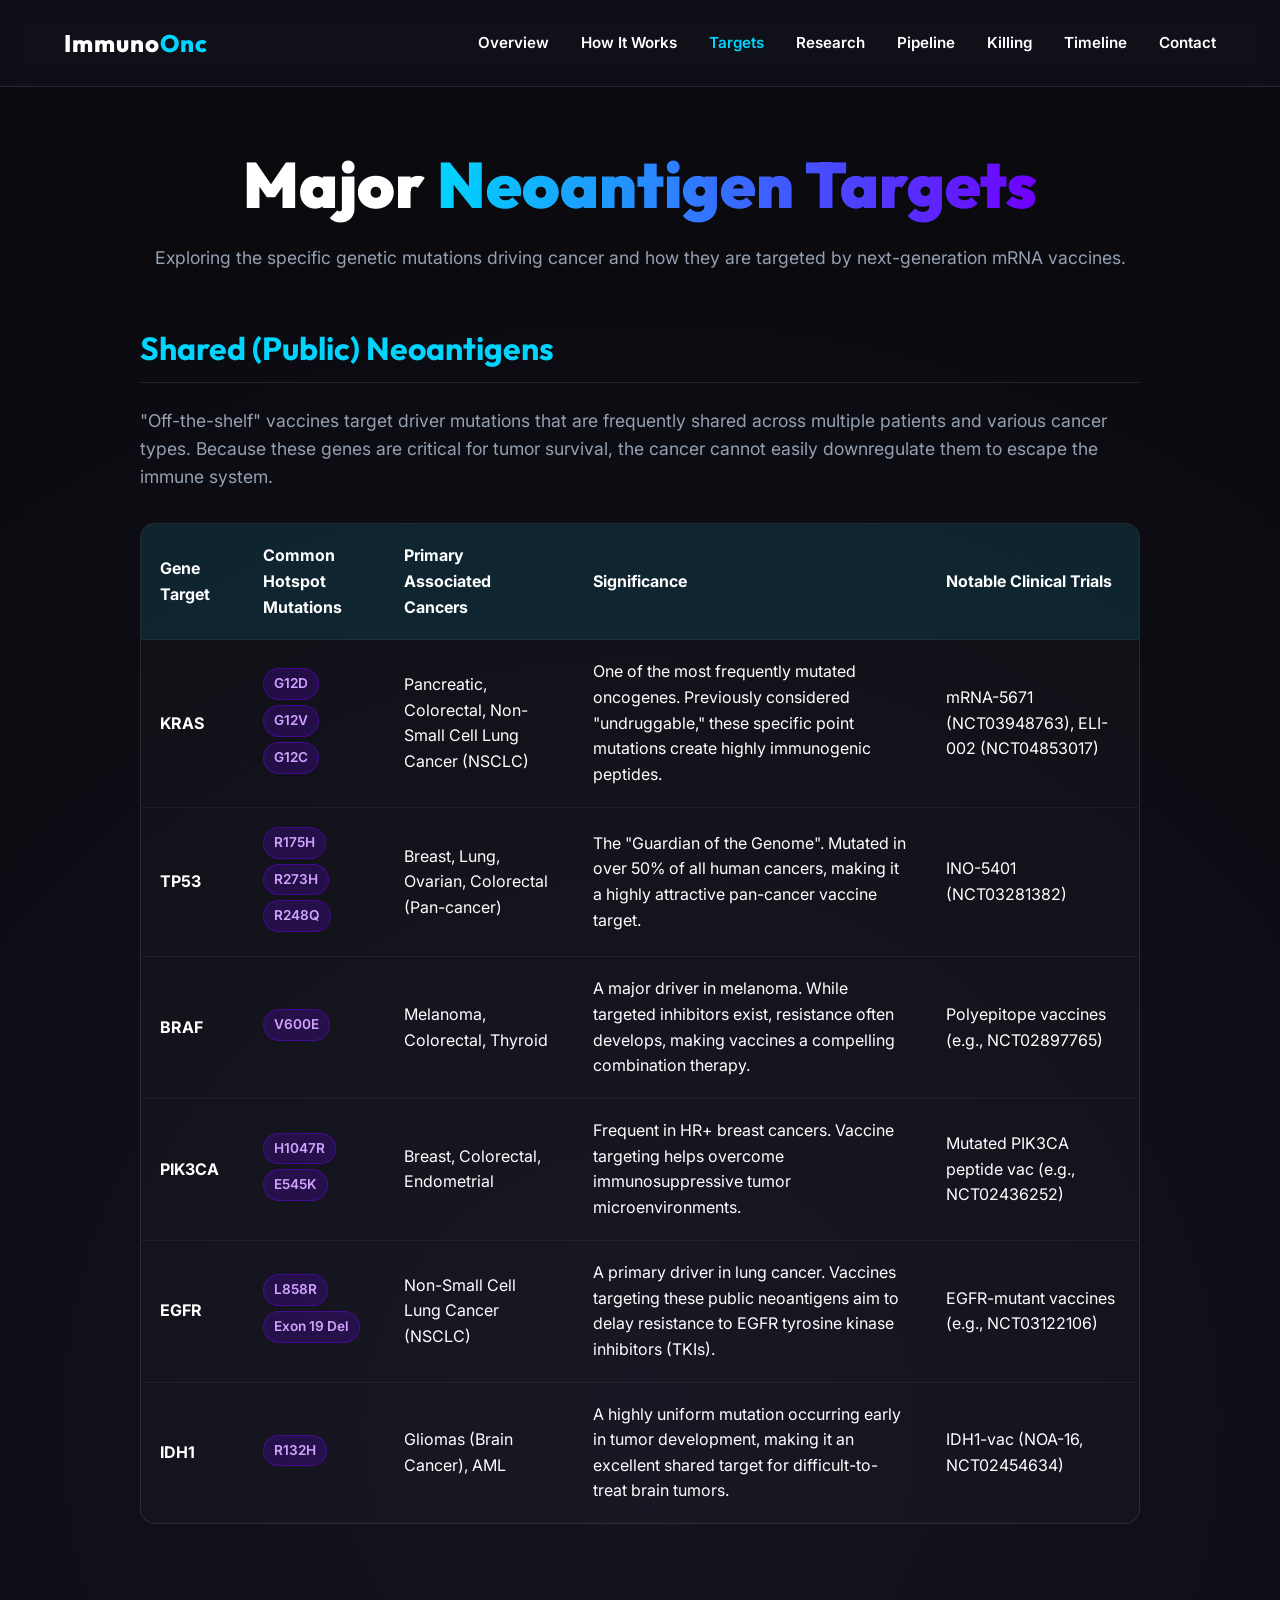
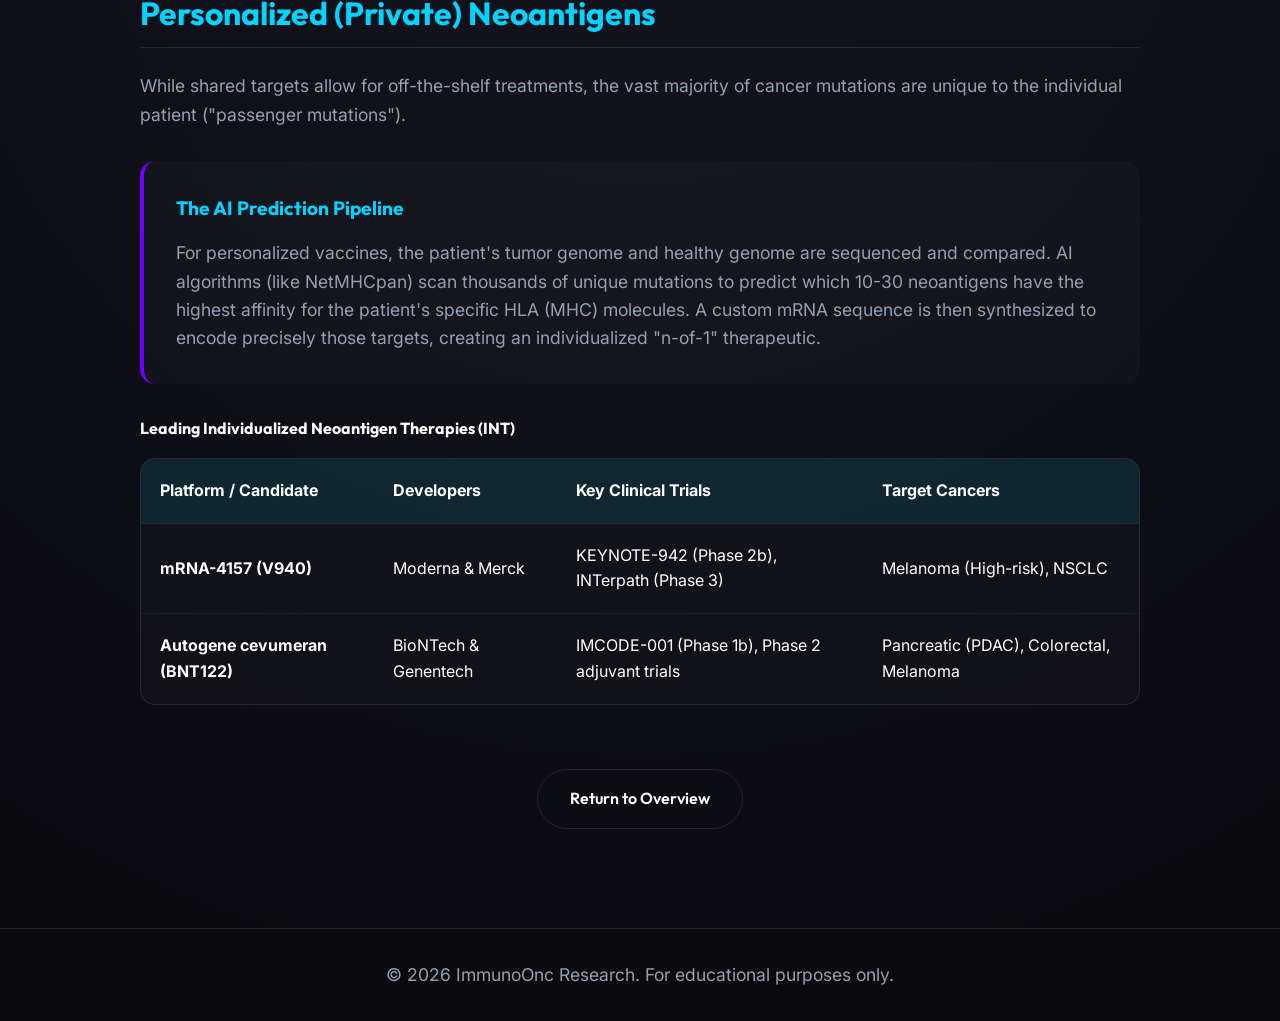
<file: targets.html>
﻿<!DOCTYPE html>
<html lang="en">
<head>
    <meta charset="UTF-8">
    <meta name="viewport" content="width=device-width, initial-scale=1.0">
    <title>Neoantigen Targets - ImmunoOncology</title>
    <meta name="description" content="Explore major shared and personalized neoantigen targets in cancer vaccines.">
    <link rel="preconnect" href="https://fonts.googleapis.com">
    <link rel="preconnect" href="https://fonts.gstatic.com" crossorigin>
    <link href="https://fonts.googleapis.com/css2?family=Inter:wght@300;400;600;800&family=Outfit:wght@400;700;900&display=swap" rel="stylesheet">
    <link rel="stylesheet" href="style.css?v=1.3">
    <style>
        .page-header {
            padding-top: 150px;
            text-align: center;
            min-height: auto;
            padding-bottom: 50px;
        }
        
        .targets-container {
            max-width: 1000px;
            margin: 0 auto;
        }
        
        .target-category {
            margin-bottom: 4rem;
        }
        
        .target-category h3 {
            font-size: 2rem;
            color: var(--primary);
            border-bottom: 1px solid var(--glass-border);
            padding-bottom: 0.5rem;
            margin-bottom: 1.5rem;
        }
        
        .hotspot-table {
            width: 100%;
            border-collapse: separate;
            border-spacing: 0;
            background: rgba(255, 255, 255, 0.02);
            border-radius: 15px;
            overflow: hidden;
            border: 1px solid var(--glass-border);
        }
        
        .hotspot-table th, .hotspot-table td {
            padding: 1.2rem;
            text-align: left;
            border-bottom: 1px solid rgba(255, 255, 255, 0.05);
        }
        
        .hotspot-table th {
            background: rgba(0, 212, 255, 0.1);
            color: white;
            font-weight: 700;
        }
        
        .hotspot-table tr:last-child td {
            border-bottom: none;
        }
        
        .badge {
            background: rgba(112, 0, 255, 0.2);
            color: #d0a3ff;
            padding: 4px 10px;
            border-radius: 20px;
            font-size: 0.85rem;
            font-weight: 600;
            display: inline-block;
            margin-right: 5px;
            margin-bottom: 5px;
            border: 1px solid rgba(112, 0, 255, 0.4);
        }
    </style>
    <!-- Open Graph / Facebook -->
    <meta property="og:type" content="website">
    <meta property="og:url" content="https://jostradamus.github.io/immuno-oncology/">
    <meta property="og:image" content="https://jostradamus.github.io/immuno-oncology/og-preview.png">

    <!-- Twitter -->
    <meta property="twitter:card" content="summary_large_image">
    <meta property="twitter:url" content="https://jostradamus.github.io/immuno-oncology/">
    <meta property="twitter:image" content="https://jostradamus.github.io/immuno-oncology/og-preview.png">
    <meta property="og:title" content="Major Neoantigen Targets in mRNA Immunotherapy">
    <meta property="og:description" content="Deep-dive into the genetic mutations driving cancer and the vaccines designed to target them.">
</head>
<body>
    <nav class="glass-nav">
        <a href="index.html" class="logo">Immuno<span class="highlight">Onc</span></a>
        <button class="nav-toggle" aria-label="Toggle navigation">
            <span></span>
            <span></span>
            <span></span>
        </button>
        <ul class="nav-links">
            <li><a href="index.html#hero">Overview</a></li>
            <li><a href="index.html#how-it-works">How It Works</a></li>
            <li><a href="targets.html" style="color: var(--primary);">Targets</a></li>
            <li><a href="research.html">Research</a></li>
            <li><a href="pipeline.html">Pipeline</a></li>
            <li><a href="visuals.html">Killing</a></li>
            <li><a href="timeline.html">Timeline</a></li>
            <li><a href="index.html#contact">Contact</a></li>
        </ul>
    </nav>

    <div class="section page-header">
        <h1>Major <span class="gradient-text">Neoantigen Targets</span></h1>
        <p>Exploring the specific genetic mutations driving cancer and how they are targeted by next-generation mRNA vaccines.</p>
    </div>

    <section class="section dark-section" style="padding-top: 0; min-height: auto; padding-bottom: 100px;">
        <div class="targets-container">
            
            <div class="target-category">
                <h3>Shared (Public) Neoantigens</h3>
                <p style="margin-bottom: 2rem;">"Off-the-shelf" vaccines target driver mutations that are frequently shared across multiple patients and various cancer types. Because these genes are critical for tumor survival, the cancer cannot easily downregulate them to escape the immune system.</p>
                
                <table class="hotspot-table">
                    <thead>
                        <tr>
                            <th>Gene Target</th>
                            <th>Common Hotspot Mutations</th>
                            <th>Primary Associated Cancers</th>
                            <th>Significance</th>
                            <th>Notable Clinical Trials</th>
                        </tr>
                    </thead>
                    <tbody>
                        <tr>
                            <td style="font-weight: bold; color: var(--text-main);">KRAS</td>
                            <td>
                                <span class="badge">G12D</span>
                                <span class="badge">G12V</span>
                                <span class="badge">G12C</span>
                            </td>
                            <td>Pancreatic, Colorectal, Non-Small Cell Lung Cancer (NSCLC)</td>
                            <td>One of the most frequently mutated oncogenes. Previously considered "undruggable," these specific point mutations create highly immunogenic peptides.</td>
                            <td>mRNA-5671 (NCT03948763), ELI-002 (NCT04853017)</td>
                        </tr>
                        <tr>
                            <td style="font-weight: bold; color: var(--text-main);">TP53</td>
                            <td>
                                <span class="badge">R175H</span>
                                <span class="badge">R273H</span>
                                <span class="badge">R248Q</span>
                            </td>
                            <td>Breast, Lung, Ovarian, Colorectal (Pan-cancer)</td>
                            <td>The "Guardian of the Genome". Mutated in over 50% of all human cancers, making it a highly attractive pan-cancer vaccine target.</td>
                            <td>INO-5401 (NCT03281382)</td>
                        </tr>
                        <tr>
                            <td style="font-weight: bold; color: var(--text-main);">BRAF</td>
                            <td>
                                <span class="badge">V600E</span>
                            </td>
                            <td>Melanoma, Colorectal, Thyroid</td>
                            <td>A major driver in melanoma. While targeted inhibitors exist, resistance often develops, making vaccines a compelling combination therapy.</td>
                            <td>Polyepitope vaccines (e.g., NCT02897765)</td>
                        </tr>
                        <tr>
                            <td style="font-weight: bold; color: var(--text-main);">PIK3CA</td>
                            <td>
                                <span class="badge">H1047R</span>
                                <span class="badge">E545K</span>
                            </td>
                            <td>Breast, Colorectal, Endometrial</td>
                            <td>Frequent in HR+ breast cancers. Vaccine targeting helps overcome immunosuppressive tumor microenvironments.</td>
                            <td>Mutated PIK3CA peptide vac (e.g., NCT02436252)</td>
                        </tr>
                        <tr>
                            <td style="font-weight: bold; color: var(--text-main);">EGFR</td>
                            <td>
                                <span class="badge">L858R</span>
                                <span class="badge">Exon 19 Del</span>
                            </td>
                            <td>Non-Small Cell Lung Cancer (NSCLC)</td>
                            <td>A primary driver in lung cancer. Vaccines targeting these public neoantigens aim to delay resistance to EGFR tyrosine kinase inhibitors (TKIs).</td>
                            <td>EGFR-mutant vaccines (e.g., NCT03122106)</td>
                        </tr>
                        <tr>
                            <td style="font-weight: bold; color: var(--text-main);">IDH1</td>
                            <td>
                                <span class="badge">R132H</span>
                            </td>
                            <td>Gliomas (Brain Cancer), AML</td>
                            <td>A highly uniform mutation occurring early in tumor development, making it an excellent shared target for difficult-to-treat brain tumors.</td>
                            <td>IDH1-vac (NOA-16, NCT02454634)</td>
                        </tr>
                    </tbody>
                </table>
            </div>

            <div class="target-category">
                <h3>Personalized (Private) Neoantigens</h3>
                <p style="margin-bottom: 2rem;">While shared targets allow for off-the-shelf treatments, the vast majority of cancer mutations are unique to the individual patient ("passenger mutations").</p>
                
                <div class="tech-box" style="margin-top: 1rem; margin-bottom: 2rem;">
                    <h4 style="font-size: 1.2rem; color: var(--primary);">The AI Prediction Pipeline</h4>
                    <p style="margin-top: 1rem;">For personalized vaccines, the patient's tumor genome and healthy genome are sequenced and compared. AI algorithms (like NetMHCpan) scan thousands of unique mutations to predict which 10-30 neoantigens have the highest affinity for the patient's specific HLA (MHC) molecules. A custom mRNA sequence is then synthesized to encode precisely those targets, creating an individualized "n-of-1" therapeutic.</p>
                </div>

                <h4 style="margin-bottom: 1rem; color: var(--text-main);">Leading Individualized Neoantigen Therapies (INT)</h4>
                <table class="hotspot-table">
                    <thead>
                        <tr>
                            <th>Platform / Candidate</th>
                            <th>Developers</th>
                            <th>Key Clinical Trials</th>
                            <th>Target Cancers</th>
                        </tr>
                    </thead>
                    <tbody>
                        <tr>
                            <td style="font-weight: bold; color: var(--text-main);">mRNA-4157 (V940)</td>
                            <td>Moderna & Merck</td>
                            <td>KEYNOTE-942 (Phase 2b), INTerpath (Phase 3)</td>
                            <td>Melanoma (High-risk), NSCLC</td>
                        </tr>
                        <tr>
                            <td style="font-weight: bold; color: var(--text-main);">Autogene cevumeran (BNT122)</td>
                            <td>BioNTech & Genentech</td>
                            <td>IMCODE-001 (Phase 1b), Phase 2 adjuvant trials</td>
                            <td>Pancreatic (PDAC), Colorectal, Melanoma</td>
                        </tr>
                    </tbody>
                </table>
            </div>

            <div style="text-align: center; margin-top: 4rem;">
                <a href="index.html" class="btn secondary-btn">Return to Overview</a>
            </div>
            
        </div>
    </section>

    <footer>
        <p>&copy; 2026 ImmunoOnc Research. For educational purposes only.</p>
    </footer>

    <script src="main.js"></script>
</body>
</html>
</file>
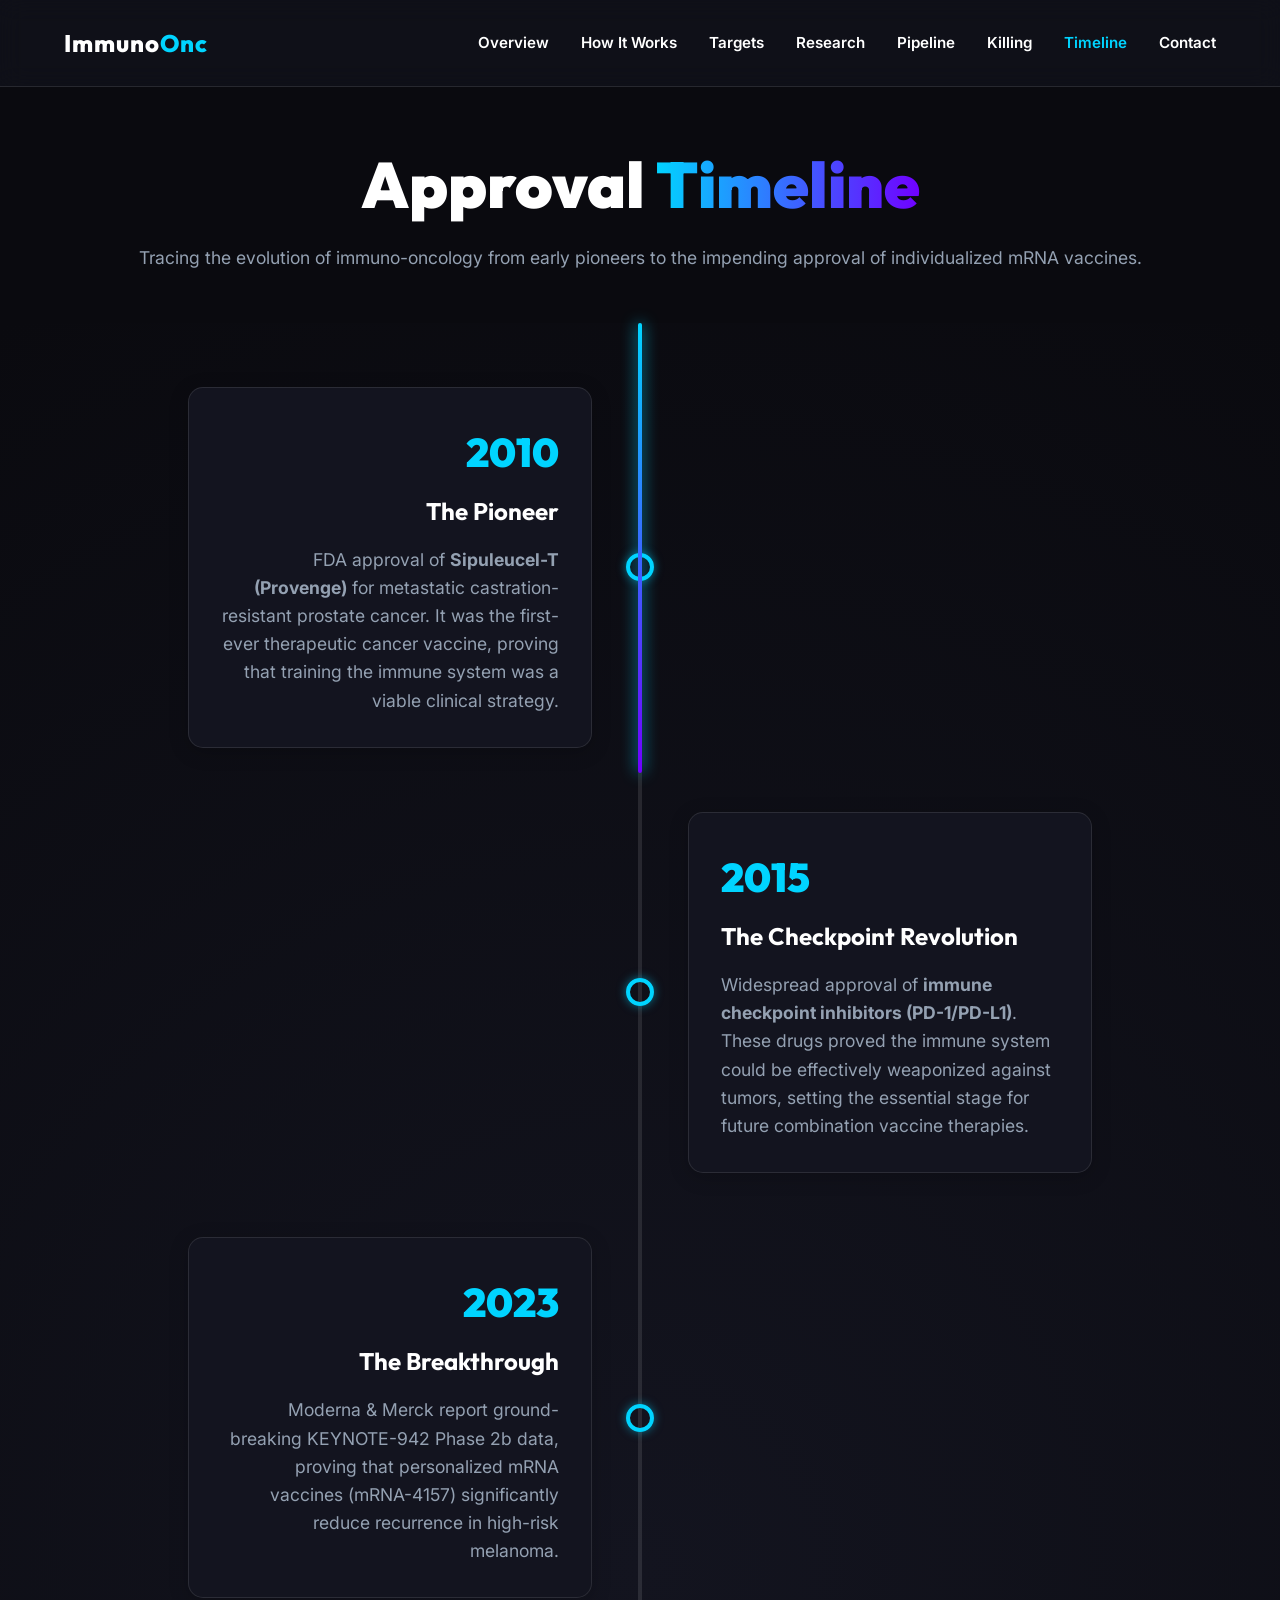
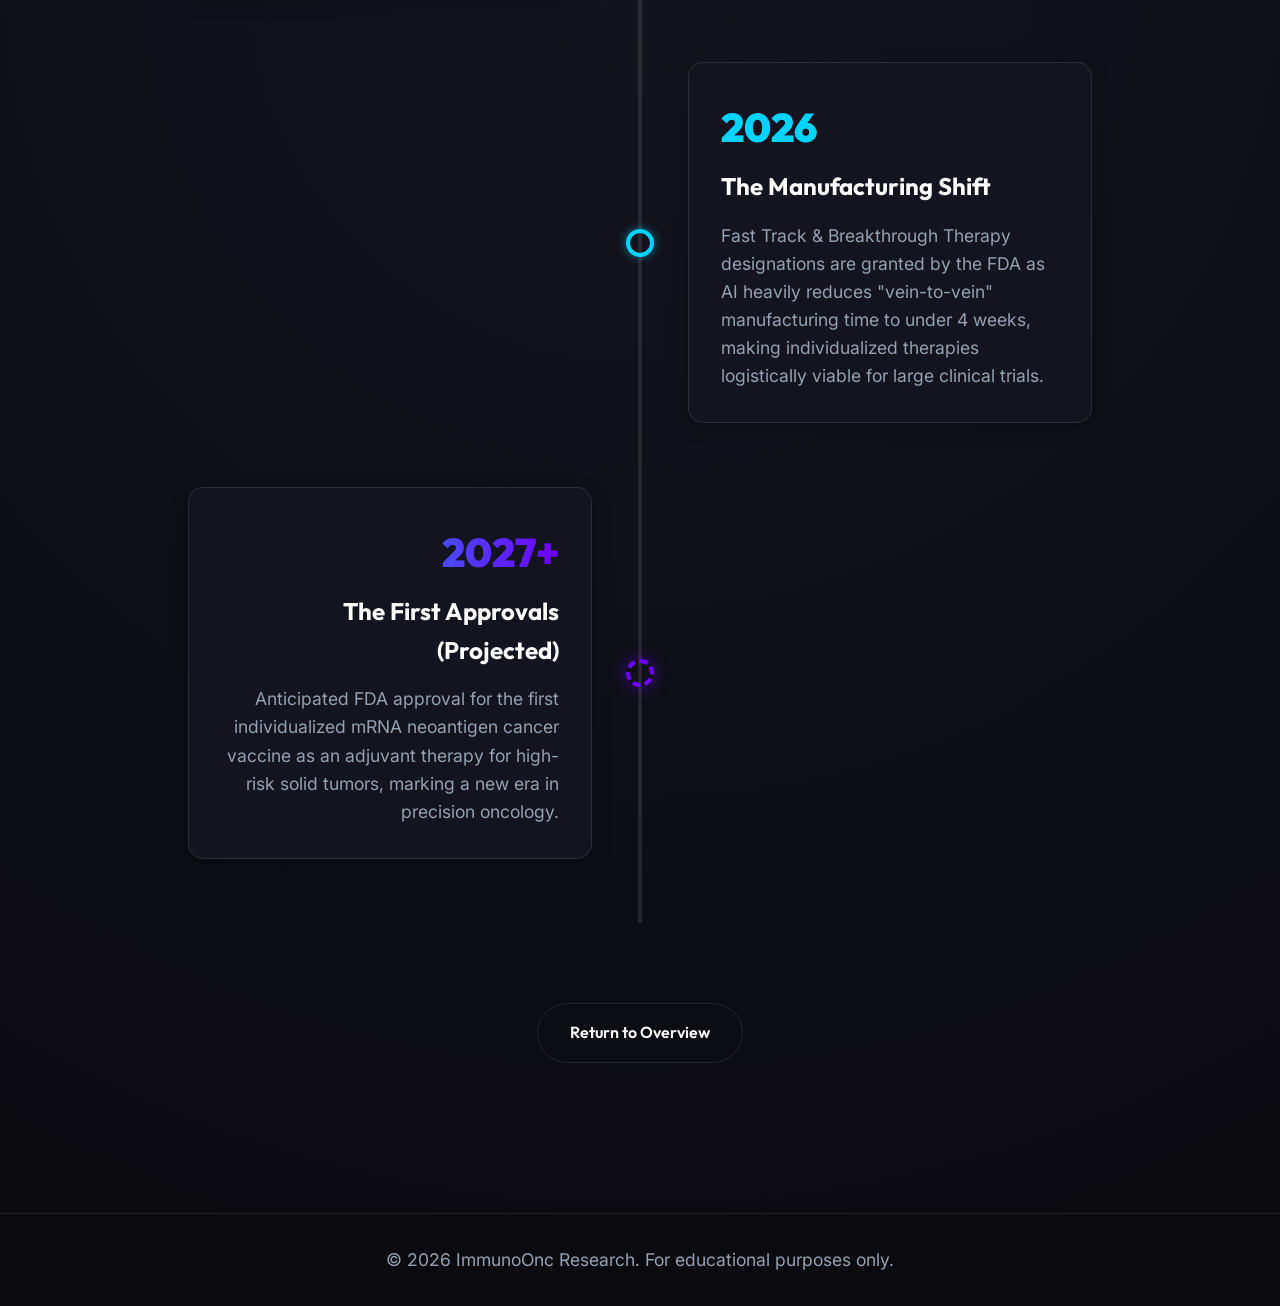
<file: timeline.html>
﻿<!DOCTYPE html>
<html lang="en">
<head>
    <meta charset="UTF-8">
    <meta name="viewport" content="width=device-width, initial-scale=1.0">
    <title>Approvals Timeline - ImmunoOncology</title>
    <meta name="description" content="An interactive timeline tracing the history and future of cancer vaccine approvals.">
    <link rel="preconnect" href="https://fonts.googleapis.com">
    <link rel="preconnect" href="https://fonts.gstatic.com" crossorigin>
    <link href="https://fonts.googleapis.com/css2?family=Inter:wght@300;400;600;800&family=Outfit:wght@400;700;900&display=swap" rel="stylesheet">
    <link rel="stylesheet" href="style.css?v=1.3">
    <!-- Open Graph / Facebook -->
    <meta property="og:type" content="website">
    <meta property="og:url" content="https://jostradamus.github.io/immuno-oncology/">
    <meta property="og:image" content="https://jostradamus.github.io/immuno-oncology/og-preview.png">

    <!-- Twitter -->
    <meta property="twitter:card" content="summary_large_image">
    <meta property="twitter:url" content="https://jostradamus.github.io/immuno-oncology/">
    <meta property="twitter:image" content="https://jostradamus.github.io/immuno-oncology/og-preview.png">
    <meta property="og:title" content="The Future of Cancer Vaccines: Approval Timeline">
    <meta property="og:description" content="Tracing the evolution of immuno-oncology and the roadmap for upcoming clinical breakthroughs.">
</head>
<body>
    <nav class="glass-nav">
        <a href="index.html" class="logo">Immuno<span class="highlight">Onc</span></a>
        <button class="nav-toggle" aria-label="Toggle navigation">
            <span></span>
            <span></span>
            <span></span>
        </button>
        <ul class="nav-links">
            <li><a href="index.html#hero">Overview</a></li>
            <li><a href="index.html#how-it-works">How It Works</a></li>
            <li><a href="targets.html">Targets</a></li>
            <li><a href="research.html">Research</a></li>
            <li><a href="pipeline.html">Pipeline</a></li>
            <li><a href="visuals.html">Killing</a></li>
            <li><a href="timeline.html" style="color: var(--primary);">Timeline</a></li>
            <li><a href="index.html#contact">Contact</a></li>
        </ul>
    </nav>

    <div class="section page-header" style="padding-top: 150px; text-align: center; padding-bottom: 50px; min-height: auto;">
        <h1>Approval <span class="gradient-text">Timeline</span></h1>
        <p>Tracing the evolution of immuno-oncology from early pioneers to the impending approval of individualized mRNA vaccines.</p>
    </div>

    <section class="section dark-section" style="padding-top: 0; padding-bottom: 150px;">
        <div class="timeline-container">
            
            <div class="timeline-item left">
                <div class="timeline-content">
                    <div class="timeline-year">2010</div>
                    <h3>The Pioneer</h3>
                    <p>FDA approval of <strong>Sipuleucel-T (Provenge)</strong> for metastatic castration-resistant prostate cancer. It was the first-ever therapeutic cancer vaccine, proving that training the immune system was a viable clinical strategy.</p>
                </div>
            </div>

            <div class="timeline-item right">
                <div class="timeline-content">
                    <div class="timeline-year">2015</div>
                    <h3>The Checkpoint Revolution</h3>
                    <p>Widespread approval of <strong>immune checkpoint inhibitors (PD-1/PD-L1)</strong>. These drugs proved the immune system could be effectively weaponized against tumors, setting the essential stage for future combination vaccine therapies.</p>
                </div>
            </div>

            <div class="timeline-item left">
                <div class="timeline-content">
                    <div class="timeline-year">2023</div>
                    <h3>The Breakthrough</h3>
                    <p>Moderna & Merck report ground-breaking KEYNOTE-942 Phase 2b data, proving that personalized mRNA vaccines (mRNA-4157) significantly reduce recurrence in high-risk melanoma.</p>
                </div>
            </div>

            <div class="timeline-item right">
                <div class="timeline-content">
                    <div class="timeline-year">2026</div>
                    <h3>The Manufacturing Shift</h3>
                    <p>Fast Track & Breakthrough Therapy designations are granted by the FDA as AI heavily reduces "vein-to-vein" manufacturing time to under 4 weeks, making individualized therapies logistically viable for large clinical trials.</p>
                </div>
            </div>

            <div class="timeline-item left future">
                <div class="timeline-content">
                    <div class="timeline-year gradient-text" style="-webkit-text-fill-color: transparent;">2027+</div>
                    <h3>The First Approvals (Projected)</h3>
                    <p>Anticipated FDA approval for the first individualized mRNA neoantigen cancer vaccine as an adjuvant therapy for high-risk solid tumors, marking a new era in precision oncology.</p>
                </div>
            </div>

        </div>
        
        <div style="text-align: center; margin-top: 5rem;">
            <a href="index.html" class="btn secondary-btn">Return to Overview</a>
        </div>
    </section>

    <footer>
        <p>&copy; 2026 ImmunoOnc Research. For educational purposes only.</p>
    </footer>

    <script src="main.js"></script>
</body>
</html>
</file>
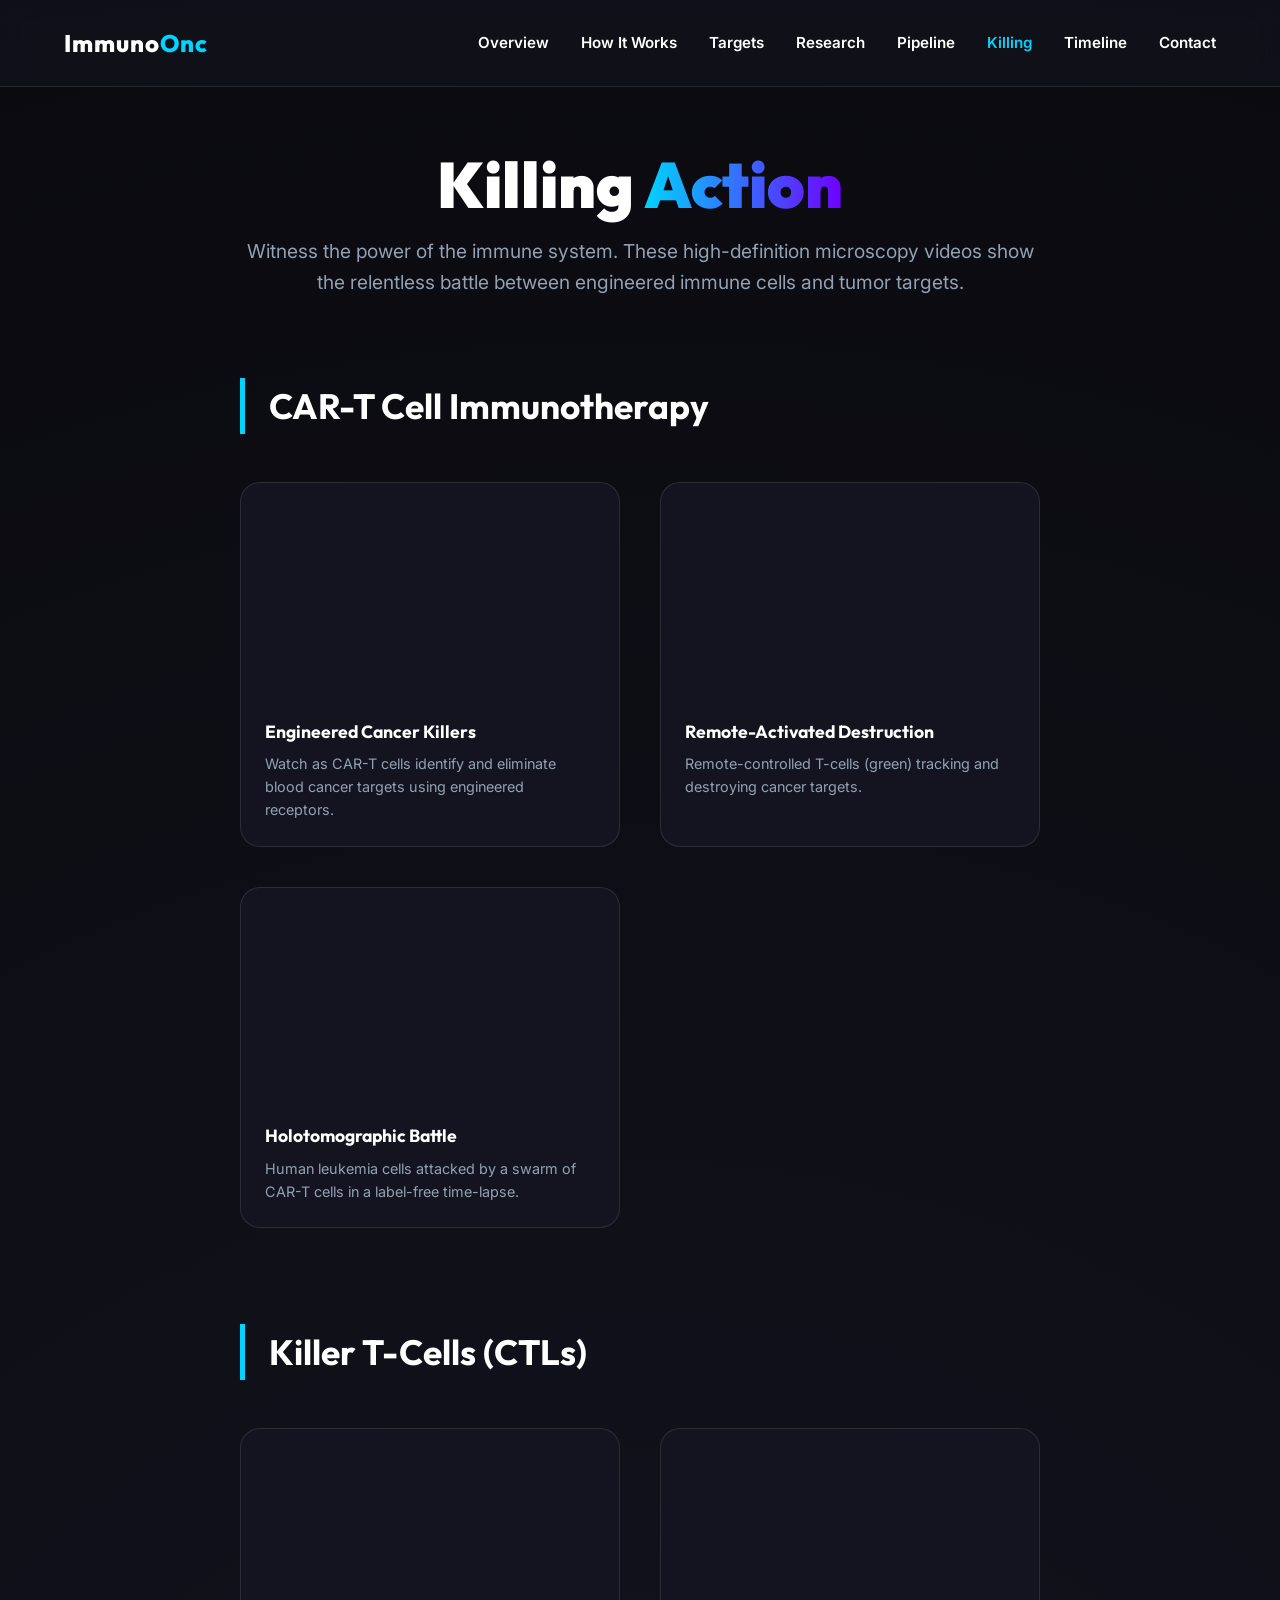
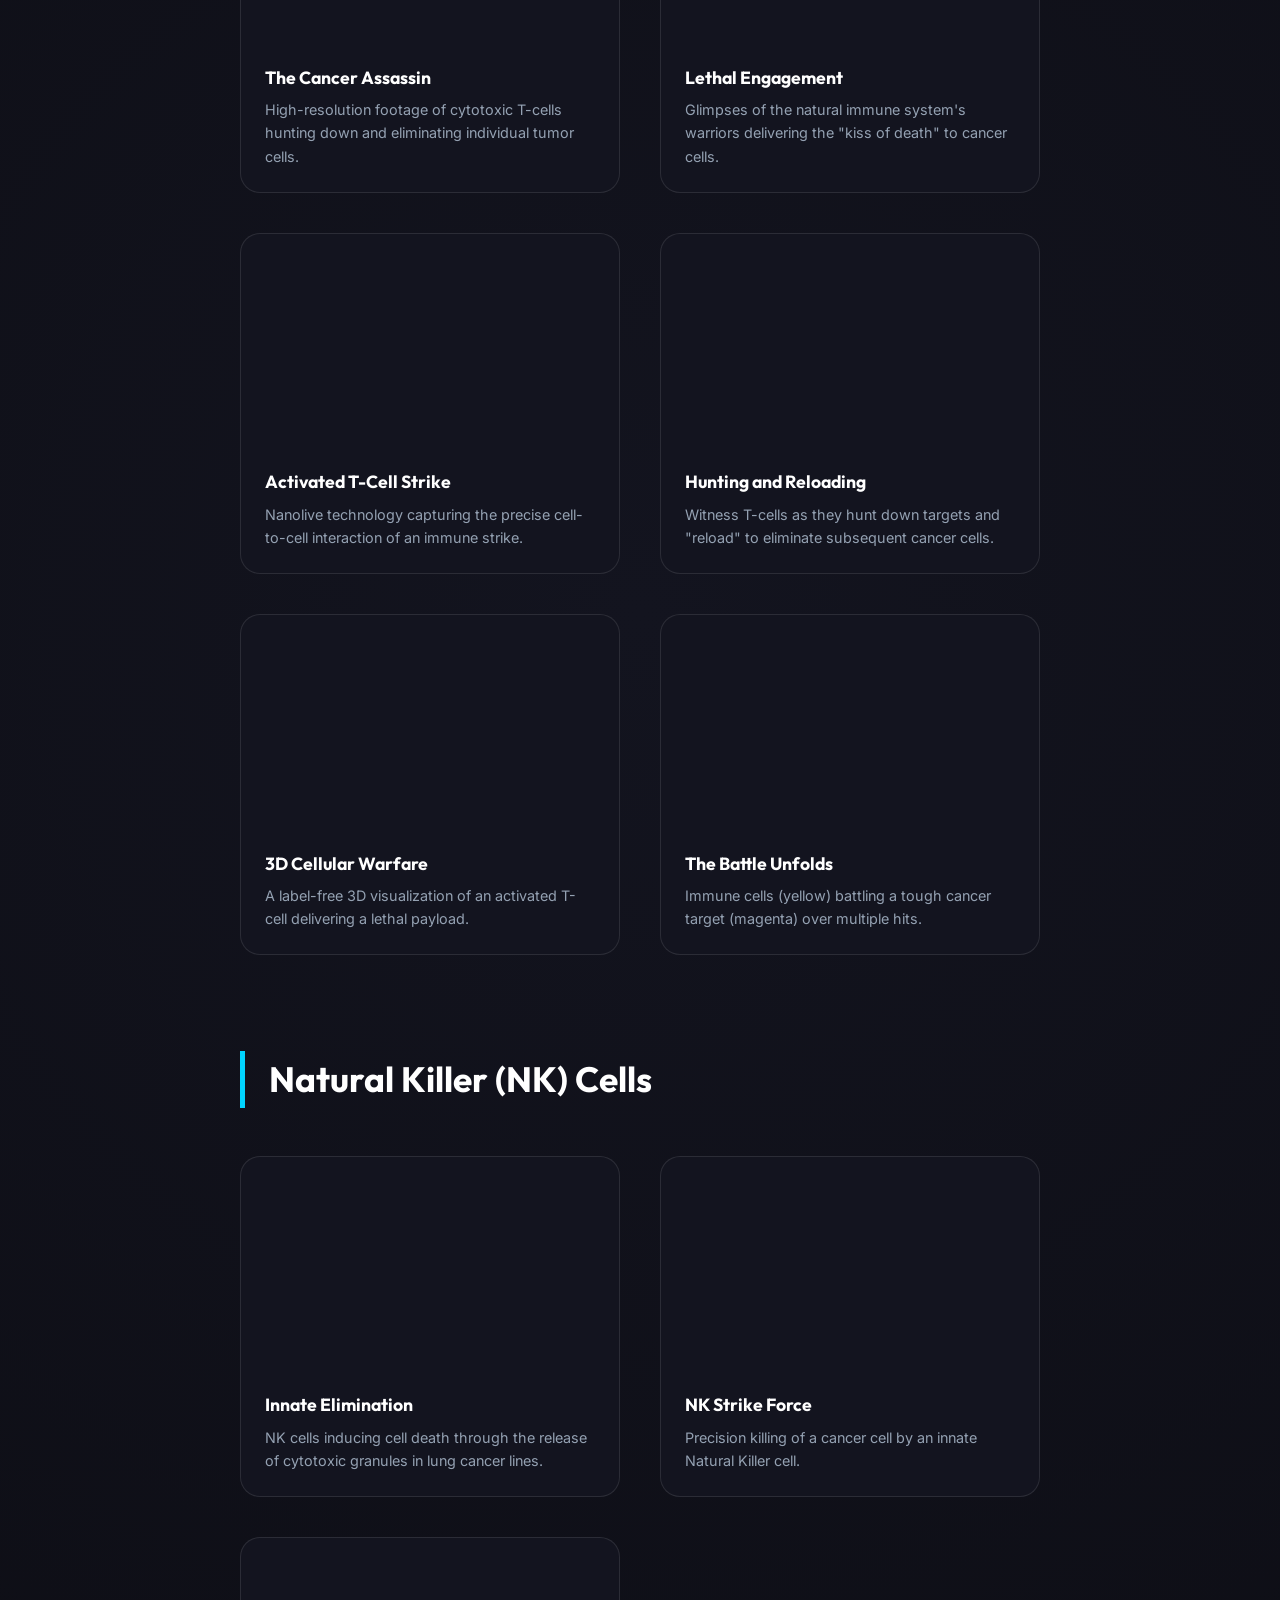
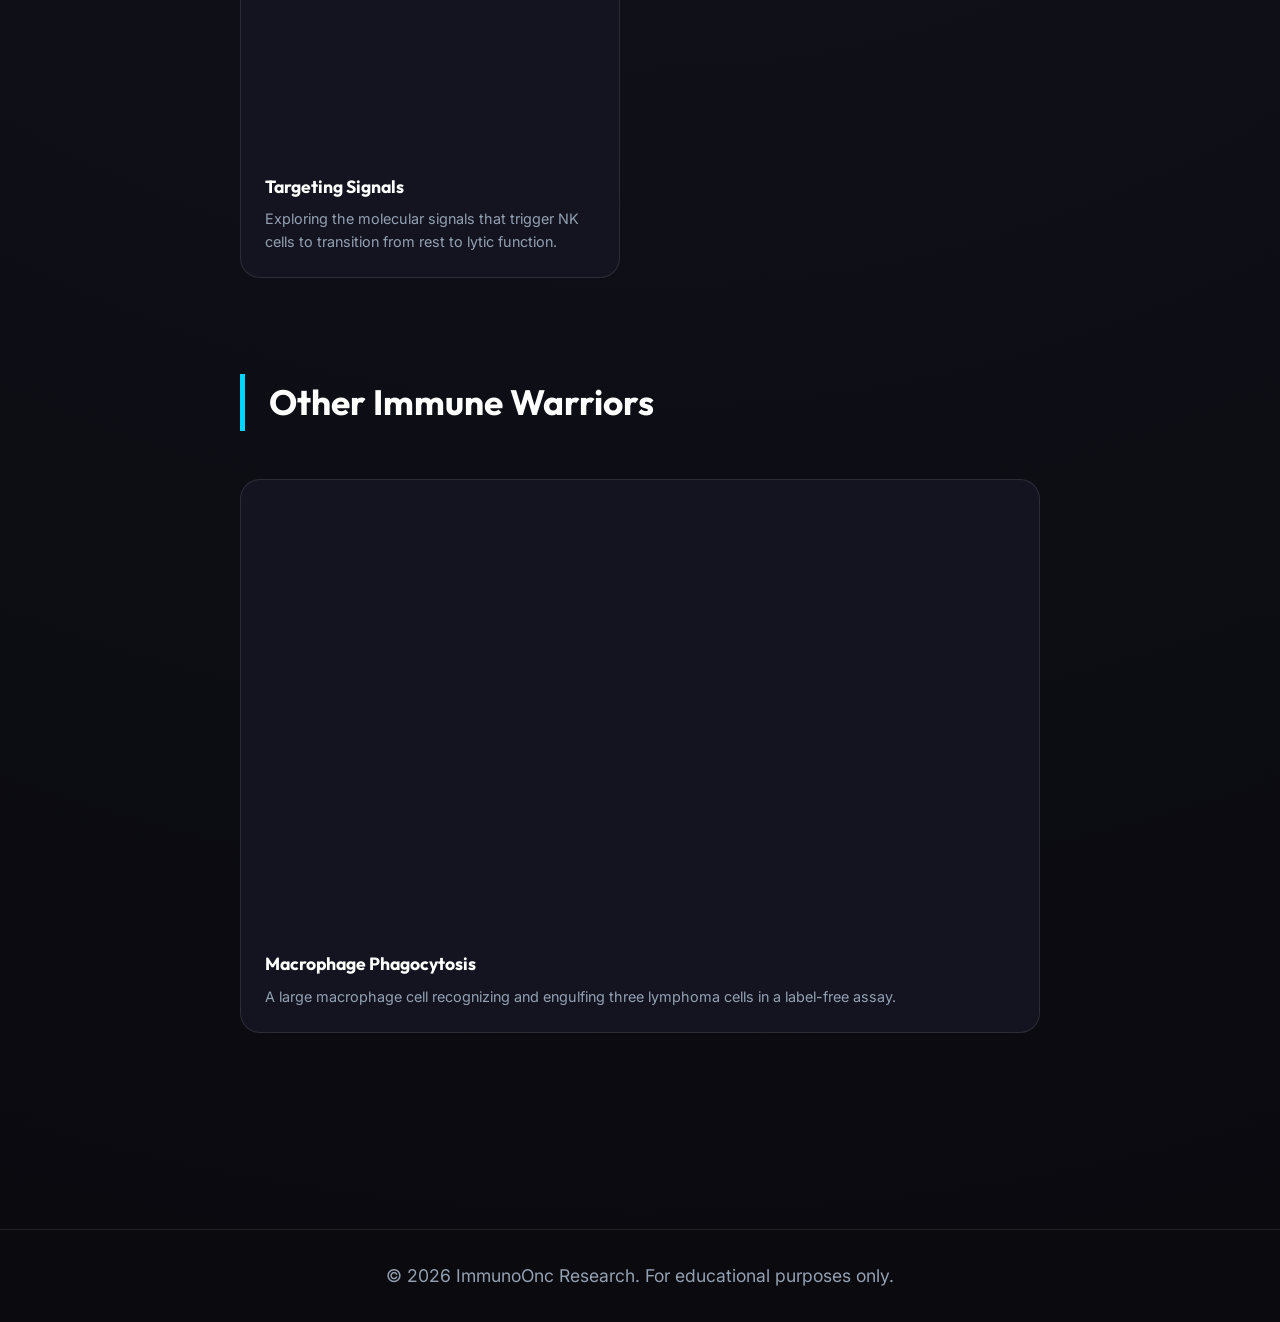
<file: visuals.html>
﻿<!DOCTYPE html>
<html lang="en">
<head>
    <meta charset="UTF-8">
    <meta name="viewport" content="width=device-width, initial-scale=1.0">
    <title>Killing Action - ImmunoOncology</title>
    <meta name="description" content="Cinematic microscopy gallery of T-cells and NK cells destroying cancer cells in real-time.">
    <link rel="preconnect" href="https://fonts.googleapis.com">
    <link rel="preconnect" href="https://fonts.gstatic.com" crossorigin>
    <link href="https://fonts.googleapis.com/css2?family=Inter:wght@300;400;600;800&family=Outfit:wght@400;700;900&display=swap" rel="stylesheet">
    <link rel="stylesheet" href="style.css?v=1.3">
    <!-- Open Graph / Facebook -->
    <meta property="og:type" content="website">
    <meta property="og:url" content="https://jostradamus.github.io/immuno-oncology/">
    <meta property="og:image" content="https://jostradamus.github.io/immuno-oncology/og-preview.png">

    <!-- Twitter -->
    <meta property="twitter:card" content="summary_large_image">
    <meta property="twitter:url" content="https://jostradamus.github.io/immuno-oncology/">
    <meta property="twitter:image" content="https://jostradamus.github.io/immuno-oncology/og-preview.png">
    <meta property="og:title" content="Killing Action: T-Cells vs. Cancer (Microscopy Gallery)">
    <meta property="og:description" content="Witness the power of the immune system with real-time microscopy of T-cells and NK cells eliminating tumor targets.">
</head>
<body class="visuals-page">
    <nav class="glass-nav">
        <a href="index.html" class="logo">Immuno<span class="highlight">Onc</span></a>
        <button class="nav-toggle" aria-label="Toggle navigation">
            <span></span>
            <span></span>
            <span></span>
        </button>
        <ul class="nav-links">
            <li><a href="index.html#hero">Overview</a></li>
            <li><a href="index.html#how-it-works">How It Works</a></li>
            <li><a href="targets.html">Targets</a></li>
            <li><a href="research.html">Research</a></li>
            <li><a href="pipeline.html">Pipeline</a></li>
            <li><a href="visuals.html" style="color: var(--primary);">Killing</a></li>
            <li><a href="timeline.html">Timeline</a></li>
            <li><a href="index.html#contact">Contact</a></li>
        </ul>
    </nav>

    <div class="section dark-section" style="padding-top: 150px;">
        <div class="gallery-container">
            <h1 style="text-align: center; margin-bottom: 1rem;">Killing <span class="gradient-text">Action</span></h1>
            <p style="text-align: center; color: var(--text-muted); max-width: 800px; margin: 0 auto 5rem auto; font-size: 1.2rem;">
                Witness the power of the immune system. These high-definition microscopy videos show the relentless battle between engineered immune cells and tumor targets.
            </p>

            <!-- CAR-T Category -->
            <section class="video-category">
                <h2>CAR-T Cell Immunotherapy</h2>
                <div class="video-grid">
                    <div class="video-card">
                        <div class="video-wrapper">
                            <iframe src="https://www.youtube.com/embed/UXXo52zfmVg?autoplay=1&mute=1&loop=1&playlist=UXXo52zfmVg" allow="autoplay; encrypted-media" allowfullscreen loading="lazy"></iframe>
                        </div>
                        <div class="video-info">
                            <h3>Engineered Cancer Killers</h3>
                            <p>Watch as CAR-T cells identify and eliminate blood cancer targets using engineered receptors.</p>
                        </div>
                    </div>
                    <div class="video-card">
                        <div class="video-wrapper">
                            <iframe src="https://www.youtube.com/embed/L5OGcqnfiZA?autoplay=1&mute=1&loop=1&playlist=L5OGcqnfiZA" allow="autoplay; encrypted-media" allowfullscreen loading="lazy"></iframe>
                        </div>
                        <div class="video-info">
                            <h3>Remote-Activated Destruction</h3>
                            <p>Remote-controlled T-cells (green) tracking and destroying cancer targets.</p>
                        </div>
                    </div>
                    <div class="video-card">
                        <div class="video-wrapper">
                            <iframe src="https://www.youtube.com/embed/NqLK19Plaps?autoplay=1&mute=1&loop=1&playlist=NqLK19Plaps" allow="autoplay; encrypted-media" allowfullscreen loading="lazy"></iframe>
                        </div>
                        <div class="video-info">
                            <h3>Holotomographic Battle</h3>
                            <p>Human leukemia cells attacked by a swarm of CAR-T cells in a label-free time-lapse.</p>
                        </div>
                    </div>
                </div>
            </section>

            <!-- Killer T-Cells Category -->
            <section class="video-category">
                <h2>Killer T-Cells (CTLs)</h2>
                <div class="video-grid">
                    <div class="video-card">
                        <div class="video-wrapper">
                            <iframe src="https://www.youtube.com/embed/ntk8XsxVDi0?autoplay=1&mute=1&loop=1&playlist=ntk8XsxVDi0" allow="autoplay; encrypted-media" allowfullscreen loading="lazy"></iframe>
                        </div>
                        <div class="video-info">
                            <h3>The Cancer Assassin</h3>
                            <p>High-resolution footage of cytotoxic T-cells hunting down and eliminating individual tumor cells.</p>
                        </div>
                    </div>
                    <div class="video-card">
                        <div class="video-wrapper">
                            <iframe src="https://www.youtube.com/embed/jgJKaP0Sj5U?autoplay=1&mute=1&loop=1&playlist=jgJKaP0Sj5U" allow="autoplay; encrypted-media" allowfullscreen loading="lazy"></iframe>
                        </div>
                        <div class="video-info">
                            <h3>Lethal Engagement</h3>
                            <p>Glimpses of the natural immune system's warriors delivering the "kiss of death" to cancer cells.</p>
                        </div>
                    </div>
                    <div class="video-card">
                        <div class="video-wrapper">
                            <iframe src="https://www.youtube.com/embed/C5pOxM4lSAU?autoplay=1&mute=1&loop=1&playlist=C5pOxM4lSAU" allow="autoplay; encrypted-media" allowfullscreen loading="lazy"></iframe>
                        </div>
                        <div class="video-info">
                            <h3>Activated T-Cell Strike</h3>
                            <p>Nanolive technology capturing the precise cell-to-cell interaction of an immune strike.</p>
                        </div>
                    </div>
                    <div class="video-card">
                        <div class="video-wrapper">
                            <iframe src="https://www.youtube.com/embed/naMi4lYXm8Q?autoplay=1&mute=1&loop=1&playlist=naMi4lYXm8Q" allow="autoplay; encrypted-media" allowfullscreen loading="lazy"></iframe>
                        </div>
                        <div class="video-info">
                            <h3>Hunting and Reloading</h3>
                            <p>Witness T-cells as they hunt down targets and "reload" to eliminate subsequent cancer cells.</p>
                        </div>
                    </div>
                    <div class="video-card">
                        <div class="video-wrapper">
                            <iframe src="https://www.youtube.com/embed/mO63na-USsE?autoplay=1&mute=1&loop=1&playlist=mO63na-USsE" allow="autoplay; encrypted-media" allowfullscreen loading="lazy"></iframe>
                        </div>
                        <div class="video-info">
                            <h3>3D Cellular Warfare</h3>
                            <p>A label-free 3D visualization of an activated T-cell delivering a lethal payload.</p>
                        </div>
                    </div>
                    <div class="video-card">
                        <div class="video-wrapper">
                            <iframe src="https://www.youtube.com/embed/iKh0sIZ5ncI?autoplay=1&mute=1&loop=1&playlist=iKh0sIZ5ncI" allow="autoplay; encrypted-media" allowfullscreen loading="lazy"></iframe>
                        </div>
                        <div class="video-info">
                            <h3>The Battle Unfolds</h3>
                            <p>Immune cells (yellow) battling a tough cancer target (magenta) over multiple hits.</p>
                        </div>
                    </div>
                </div>
            </section>

            <!-- NK Cells Category -->
            <section class="video-category">
                <h2>Natural Killer (NK) Cells</h2>
                <div class="video-grid">
                    <div class="video-card">
                        <div class="video-wrapper">
                            <iframe src="https://www.youtube.com/embed/Y9QF3nO6VSs?autoplay=1&mute=1&loop=1&playlist=Y9QF3nO6VSs" allow="autoplay; encrypted-media" allowfullscreen loading="lazy"></iframe>
                        </div>
                        <div class="video-info">
                            <h3>Innate Elimination</h3>
                            <p>NK cells inducing cell death through the release of cytotoxic granules in lung cancer lines.</p>
                        </div>
                    </div>
                    <div class="video-card">
                        <div class="video-wrapper">
                            <iframe src="https://www.youtube.com/embed/QCP6zESrpPo?autoplay=1&mute=1&loop=1&playlist=QCP6zESrpPo" allow="autoplay; encrypted-media" allowfullscreen loading="lazy"></iframe>
                        </div>
                        <div class="video-info">
                            <h3>NK Strike Force</h3>
                            <p>Precision killing of a cancer cell by an innate Natural Killer cell.</p>
                        </div>
                    </div>
                    <div class="video-card">
                        <div class="video-wrapper">
                            <iframe src="https://www.youtube.com/embed/IWJbnwQDzI8?autoplay=1&mute=1&loop=1&playlist=IWJbnwQDzI8" allow="autoplay; encrypted-media" allowfullscreen loading="lazy"></iframe>
                        </div>
                        <div class="video-info">
                            <h3>Targeting Signals</h3>
                            <p>Exploring the molecular signals that trigger NK cells to transition from rest to lytic function.</p>
                        </div>
                    </div>
                </div>
            </section>

            <!-- Macrophages & Others -->
            <section class="video-category">
                <h2>Other Immune Warriors</h2>
                <div class="video-grid">
                    <div class="video-card">
                        <div class="video-wrapper">
                            <iframe src="https://www.youtube.com/embed/34z60moxyww?autoplay=1&mute=1&loop=1&playlist=34z60moxyww" allow="autoplay; encrypted-media" allowfullscreen loading="lazy"></iframe>
                        </div>
                        <div class="video-info">
                            <h3>Macrophage Phagocytosis</h3>
                            <p>A large macrophage cell recognizing and engulfing three lymphoma cells in a label-free assay.</p>
                        </div>
                    </div>
                </div>
            </section>

        </div>
    </div>

    <footer>
        <p>&copy; 2026 ImmunoOnc Research. For educational purposes only.</p>
    </footer>

    <script src="main.js"></script>
</body>
</html>
</file>
<file: style.css>
:root {
    --bg-dark: #0a0a0f;
    --bg-surface: #13141f;
    --primary: #00d4ff;
    --secondary: #7000ff;
    --accent: #ff0055;
    --text-main: #ffffff;
    --text-muted: #94a1b2;
    --glass-bg: rgba(19, 20, 31, 0.6);
    --glass-border: rgba(255, 255, 255, 0.1);
}

* {
    margin: 0;
    padding: 0;
    box-sizing: border-box;
    scroll-behavior: smooth;
}

body {
    background-color: var(--bg-dark);
    color: var(--text-main);
    font-family: 'Inter', sans-serif;
    line-height: 1.6;
    overflow-x: hidden;
}

h1, h2, h3, h4, .logo {
    font-family: 'Outfit', sans-serif;
}

/* Typography */
h1 {
    font-size: 4rem;
    font-weight: 900;
    line-height: 1.1;
    margin-bottom: 1.5rem;
}

h2 {
    font-size: 2.5rem;
    text-align: center;
    margin-bottom: 3rem;
    font-weight: 700;
}

h3 {
    font-size: 1.5rem;
    margin-bottom: 1rem;
    color: var(--text-main);
}

p {
    color: var(--text-muted);
    font-size: 1.1rem;
}

.gradient-text {
    background: linear-gradient(90deg, var(--primary), var(--secondary));
    -webkit-background-clip: text;
    -webkit-text-fill-color: transparent;
    background-clip: text;
}

/* Nav */
.glass-nav {
    position: fixed;
    top: 0;
    width: 100%;
    display: flex;
    justify-content: space-between;
    align-items: center;
    padding: 1.5rem 5%;
    background: var(--glass-bg);
    backdrop-filter: blur(12px);
    -webkit-backdrop-filter: blur(12px);
    border-bottom: 1px solid var(--glass-border);
    z-index: 1000;
}

.logo {
    font-size: 1.5rem;
    font-weight: 800;
    letter-spacing: 1px;
    text-decoration: none;
    color: var(--text-main);
}

.logo .highlight {
    color: var(--primary);
}

.nav-links {
    list-style: none;
    display: flex;
    gap: 2rem;
}

.nav-links a {
    color: var(--text-main);
    text-decoration: none;
    font-size: 0.95rem;
    font-weight: 600;
    transition: color 0.3s;
}

.nav-links a:hover {
    color: var(--primary);
}

/* Buttons */
.btn {
    display: inline-block;
    padding: 1rem 2rem;
    border-radius: 50px;
    text-decoration: none;
    font-weight: 600;
    font-family: 'Outfit', sans-serif;
    transition: transform 0.3s, box-shadow 0.3s;
    cursor: pointer;
    border: none;
    font-size: 1rem;
}

.primary-btn {
    background: linear-gradient(90deg, var(--primary), var(--secondary));
    color: white;
    box-shadow: 0 0 20px rgba(0, 212, 255, 0.4);
}

.primary-btn:hover {
    transform: translateY(-2px);
    box-shadow: 0 0 30px rgba(112, 0, 255, 0.6);
}

.secondary-btn {
    background: transparent;
    color: var(--text-main);
    border: 1px solid var(--glass-border);
    backdrop-filter: blur(5px);
}

.secondary-btn:hover {
    background: rgba(255,255,255,0.05);
    transform: translateY(-2px);
}

/* Sections */
.section {
    padding: 100px 5%;
    min-height: 100vh;
    display: flex;
    flex-direction: column;
    justify-content: center;
}

.dark-section {
    background: radial-gradient(circle at center, var(--bg-surface) 0%, var(--bg-dark) 100%);
}

/* Hero Section */
.hero-section {
    display: grid;
    grid-template-columns: 1fr 1fr;
    align-items: center;
    min-height: 100vh;
    padding: 0 5%;
    position: relative;
    overflow: hidden;
}

.hero-content {
    z-index: 2;
}

.hero-buttons {
    display: flex;
    gap: 1rem;
    margin-top: 2rem;
}

/* Hero Visuals */
.hero-visual {
    position: relative;
    height: 500px;
    display: flex;
    justify-content: center;
    align-items: center;
}

.hero-image {
    max-width: 100%;
    max-height: 450px;
    border-radius: 20px;
    box-shadow: 0 0 40px rgba(0, 212, 255, 0.4);
    animation: float-pulse 6s ease-in-out infinite;
    object-fit: cover;
    z-index: 1;
}

.hero-visual::after {
    content: '';
    position: absolute;
    width: 100%;
    height: 100%;
    background: radial-gradient(circle, rgba(112,0,255,0.3) 0%, transparent 70%);
    filter: blur(40px);
    z-index: 0;
    animation: glow-pulse 4s infinite alternate;
}

@keyframes float-pulse {
    0% { transform: translateY(0px) scale(1); box-shadow: 0 0 40px rgba(0, 212, 255, 0.4); }
    50% { transform: translateY(-15px) scale(1.02); box-shadow: 0 0 60px rgba(112, 0, 255, 0.6); }
    100% { transform: translateY(0px) scale(1); box-shadow: 0 0 40px rgba(0, 212, 255, 0.4); }
}

@keyframes glow-pulse {
    0% { opacity: 0.5; transform: scale(0.9); }
    100% { opacity: 1; transform: scale(1.1); }
}

/* Cards (How it works) */
.cards-container {
    display: grid;
    grid-template-columns: repeat(auto-fit, minmax(250px, 1fr));
    gap: 2rem;
}

.card {
    background: var(--bg-surface);
    border: 1px solid var(--glass-border);
    border-radius: 20px;
    padding: 2.5rem 2rem;
    transition: transform 0.3s, border-color 0.3s;
    position: relative;
    overflow: hidden;
}

.card:hover {
    transform: translateY(-10px);
    border-color: var(--primary);
}

.card::before {
    content: '';
    position: absolute;
    top: 0; left: 0;
    width: 100%; height: 4px;
    background: linear-gradient(90deg, var(--primary), var(--secondary));
    transform: scaleX(0);
    transform-origin: left;
    transition: transform 0.3s;
}

.card:hover::before {
    transform: scaleX(1);
}

.card-icon {
    width: 50px;
    height: 50px;
    background: rgba(0, 212, 255, 0.1);
    color: var(--primary);
    border-radius: 50%;
    display: flex;
    align-items: center;
    justify-content: center;
    font-size: 1.5rem;
    font-weight: 800;
    font-family: 'Outfit', sans-serif;
    margin-bottom: 1.5rem;
}

/* Technical Grid */
.technical-grid {
    display: grid;
    grid-template-columns: repeat(auto-fit, minmax(300px, 1fr));
    gap: 2rem;
}

.tech-box {
    background: rgba(255, 255, 255, 0.02);
    padding: 2rem;
    border-radius: 15px;
    border-left: 4px solid var(--secondary);
}

/* Tables */
.table-container {
    overflow-x: auto;
}

.clinical-table {
    width: 100%;
    border-collapse: collapse;
    background: var(--bg-surface);
    border-radius: 15px;
    overflow: hidden;
}

.clinical-table th, .clinical-table td {
    padding: 1.5rem;
    text-align: left;
    border-bottom: 1px solid var(--glass-border);
}

.clinical-table th {
    background: rgba(255, 255, 255, 0.05);
    color: var(--primary);
    font-weight: 600;
}

.clinical-table tr:hover td {
    background: rgba(255, 255, 255, 0.02);
}

/* Contact */
.contact-section {
    align-items: center;
}

.glass-panel {
    background: var(--glass-bg);
    border: 1px solid var(--glass-border);
    backdrop-filter: blur(20px);
    padding: 3rem;
    border-radius: 20px;
    text-align: center;
    max-width: 600px;
    width: 100%;
    margin: 0 auto;
}

.contact-form {
    display: flex;
    flex-direction: column;
    gap: 1.5rem;
    margin-top: 2rem;
}

.contact-form input, .contact-form select {
    width: 100%;
    padding: 1rem 1.5rem;
    background: rgba(0,0,0,0.2);
    border: 1px solid var(--glass-border);
    border-radius: 10px;
    color: var(--text-main);
    font-family: 'Inter', sans-serif;
    font-size: 1rem;
    outline: none;
    transition: border-color 0.3s, box-shadow 0.3s;
}

.contact-form input:focus, .contact-form select:focus {
    border-color: var(--primary);
    box-shadow: 0 0 10px rgba(0, 212, 255, 0.2);
}

.submit-btn {
    width: 100%;
    margin-top: 1rem;
}

footer {
    text-align: center;
    padding: 2rem;
    border-top: 1px solid var(--glass-border);
    font-size: 0.9rem;
}

/* Navigation */
.nav-toggle {
    display: none;
    background: none;
    border: none;
    cursor: pointer;
    padding: 0.5rem;
    z-index: 1001;
}

.nav-toggle span {
    display: block;
    width: 25px;
    height: 3px;
    background: var(--text-main);
    margin: 5px 0;
    transition: 0.3s;
}

@media (max-width: 768px) {
    .nav-toggle {
        display: block;
    }

    .nav-links {
        display: flex;
        position: fixed;
        top: 0;
        right: -100%;
        width: 80%;
        height: 100vh;
        background: rgba(10, 10, 15, 0.95);
        backdrop-filter: blur(20px);
        flex-direction: column;
        justify-content: center;
        align-items: center;
        transition: 0.4s cubic-bezier(0.4, 0, 0.2, 1);
        z-index: 1000;
        border-left: 1px solid var(--glass-border);
        box-shadow: -10px 0 30px rgba(0,0,0,0.5);
    }

    .nav-links.active {
        right: 0;
    }

    .nav-links li {
        margin: 1.5rem 0;
    }

    .nav-links a {
        font-size: 1.2rem;
    }

    .hero-section {
        grid-template-columns: 1fr;
        text-align: center;
        padding-top: 120px;
    }
    .hero-buttons {
        justify-content: center;
    }
    h1 { font-size: 2.5rem; }
}

/* --- Timeline specific styles --- */
.timeline-container {
    position: relative;
    max-width: 1000px;
    margin: 0 auto;
    padding: 2rem 0;
}

/* The central glowing line */
.timeline-container::before {
    content: '';
    position: absolute;
    top: 0;
    bottom: 0;
    left: 50%;
    width: 4px;
    background: var(--glass-border);
    transform: translateX(-50%);
    border-radius: 4px;
}

/* The filled timeline line (animated via JS) */
.timeline-container::after {
    content: '';
    position: absolute;
    top: 0;
    bottom: 0;
    left: 50%;
    width: 4px;
    background: linear-gradient(to bottom, var(--primary), var(--secondary));
    transform: translateX(-50%);
    border-radius: 4px;
    height: var(--line-height, 0%);
    transition: height 0.1s ease-out;
    box-shadow: 0 0 15px var(--primary);
}

.timeline-item {
    position: relative;
    width: 50%;
    padding: 2rem 3rem;
    box-sizing: border-box;
    opacity: 0;
    transition: all 0.8s ease-out;
}

.timeline-item.left {
    left: 0;
    transform: translateX(-50px);
    text-align: right;
}

.timeline-item.right {
    left: 50%;
    transform: translateX(50px);
}

.timeline-item.show {
    opacity: 1;
    transform: translateX(0);
}

/* The dot on the timeline */
.timeline-item::after {
    content: '';
    position: absolute;
    width: 20px;
    height: 20px;
    background: var(--bg-main);
    border: 4px solid var(--primary);
    border-radius: 50%;
    top: 50%;
    transform: translateY(-50%);
    z-index: 1;
    box-shadow: 0 0 10px rgba(0, 212, 255, 0.5);
    transition: background 0.3s, border-color 0.3s;
}

.timeline-item.left::after {
    right: -14px;
}

.timeline-item.right::after {
    left: -14px;
}

.timeline-item.future::after {
    border-color: var(--secondary);
    border-style: dashed;
    box-shadow: 0 0 15px rgba(112, 0, 255, 0.5);
    animation: pulse-dot 2s infinite;
}

@keyframes pulse-dot {
    0% { box-shadow: 0 0 0 0 rgba(112, 0, 255, 0.7); }
    70% { box-shadow: 0 0 0 15px rgba(112, 0, 255, 0); }
    100% { box-shadow: 0 0 0 0 rgba(112, 0, 255, 0); }
}

.timeline-content {
    background: var(--bg-surface);
    border: 1px solid var(--glass-border);
    padding: 2rem;
    border-radius: 15px;
    box-shadow: 0 4px 20px rgba(0,0,0,0.2);
    position: relative;
    transition: transform 0.3s, box-shadow 0.3s;
}

.timeline-item:hover .timeline-content {
    transform: translateY(-5px);
    box-shadow: 0 10px 30px rgba(0, 212, 255, 0.15);
}

.timeline-item.future:hover .timeline-content {
    box-shadow: 0 10px 30px rgba(112, 0, 255, 0.2);
}

.timeline-year {
    font-size: 2.5rem;
    font-family: 'Outfit', sans-serif;
    font-weight: 900;
    color: var(--primary);
    margin-bottom: 0.5rem;
}

.timeline-content h3 {
    font-size: 1.5rem;
    margin-bottom: 1rem;
    color: var(--text-main);
}

.timeline-content p {
    margin-bottom: 0;
}

/* Timeline Responsive */
@media (max-width: 768px) {
    .timeline-container::before, .timeline-container::after {
        left: 30px;
    }
    .timeline-item {
        width: 100%;
        padding-left: 70px;
        padding-right: 20px;
        text-align: left;
    }
    .timeline-item.left {
        left: 0;
        transform: translateX(-50px);
    }
    .timeline-item.right {
        left: 0;
        transform: translateX(-50px);
    }
    .timeline-item.show {
        transform: translateX(0);
    }
    .timeline-item.left::after, .timeline-item.right::after {
        left: 16px;
    }
}

/* --- Research Page Fullscreen Background --- */
.bg-fixed-container {
    position: fixed;
    top: 0;
    left: 0;
    width: 100%;
    height: 100vh; /* Using 100vh on a fixed element is stable for backgrounds */
    background-image: url('research-hero.png');
    background-size: cover;
    background-position: center;
    z-index: -2;
    pointer-events: none;
}

body.research-page {
    position: relative;
    z-index: 0;
}
body.research-page::before {
    content: '';
    position: fixed;
    top: 0; 
    left: 0; 
    width: 100%; 
    height: 100%;
    background: rgba(10, 10, 15, var(--bg-opacity, 0)); /* dynamic overlay to keep text readable on scroll */
    z-index: -1;
    pointer-events: none;
}

@media (max-width: 768px) {
    body.research-page .page-header h1 {
        font-size: 2.8rem !important;
        padding: 0 1rem;
    }
    body.research-page .page-header p {
        font-size: 1.1rem !important;
        padding: 0 1.5rem;
    }
}

body.research-page .dark-section {
    background: transparent;
}

/* Staggered Layout */
.staggered-section {
    display: flex;
    align-items: center;
    gap: 4rem;
    margin-bottom: 8rem;
}

.staggered-section:nth-child(even) {
    flex-direction: row-reverse;
}

.staggered-content {
    flex: 1;
}

.staggered-visual {
    flex: 1;
    position: relative;
}

.staggered-image {
    width: 100%;
    border-radius: 20px;
    box-shadow: 0 0 30px rgba(0, 212, 255, 0.2);
    transition: transform 0.5s ease-out, box-shadow 0.5s ease-out;
}

.staggered-section:hover .staggered-image {
    transform: scale(1.02);
    box-shadow: 0 0 50px rgba(112, 0, 255, 0.4);
}

.tech-list {
    list-style: none;
    margin-top: 1.5rem;
}

.tech-list li {
    margin-bottom: 0.8rem;
    display: flex;
    align-items: center;
    gap: 0.8rem;
    color: var(--text-main);
    font-weight: 500;
}

.tech-list li::before {
    content: "→";
    color: var(--primary);
    font-weight: bold;
}

@media (max-width: 768px) {
    .staggered-section, .staggered-section:nth-child(even) {
        flex-direction: column;
        gap: 2rem;
        margin-bottom: 4rem;
    }
}

/* --- Pipeline Page Styles --- */
.pipeline-container {
    max-width: 1100px;
    margin: 0 auto;
}

.pipeline-card {
    background: var(--bg-surface);
    border: 1px solid var(--glass-border);
    border-radius: 20px;
    padding: 3rem;
    margin-bottom: 3rem;
    transition: transform 0.3s, border-color 0.3s;
    position: relative;
    overflow: hidden;
}

.pipeline-card:hover {
    transform: translateY(-5px);
    border-color: var(--primary);
}

.pipeline-header {
    display: flex;
    justify-content: space-between;
    align-items: flex-start;
    margin-bottom: 2rem;
    flex-wrap: wrap;
    gap: 1rem;
}

.company-tag {
    font-size: 0.9rem;
    font-weight: 700;
    color: var(--primary);
    text-transform: uppercase;
    letter-spacing: 1px;
}

.status-badge {
    padding: 0.5rem 1rem;
    background: rgba(0, 212, 255, 0.1);
    color: var(--primary);
    border-radius: 50px;
    font-size: 0.85rem;
    font-weight: 600;
    border: 1px solid var(--primary);
}

.status-badge.pivotal {
    background: rgba(112, 0, 255, 0.1);
    color: var(--secondary);
    border-color: var(--secondary);
}

/* Progress Bar */
.pipeline-progress {
    margin: 2.5rem 0;
}

.progress-track {
    height: 12px;
    background: rgba(255,255,255,0.05);
    border-radius: 20px;
    position: relative;
    overflow: hidden;
}

.progress-fill {
    position: absolute;
    top: 0;
    left: 0;
    height: 100%;
    background: linear-gradient(90deg, var(--primary), var(--secondary));
    border-radius: 20px;
    box-shadow: 0 0 15px var(--primary);
}

.progress-labels {
    display: flex;
    justify-content: space-between;
    margin-top: 1rem;
}

.label {
    font-size: 0.75rem;
    font-weight: 600;
    color: var(--text-muted);
    text-transform: uppercase;
}

.label.active {
    color: var(--primary);
}

.indication-list {
    display: flex;
    flex-wrap: wrap;
    gap: 0.8rem;
    margin-top: 1.5rem;
}

.indication-tag {
    padding: 0.4rem 1rem;
    background: rgba(255,255,255,0.05);
    border: 1px solid var(--glass-border);
    border-radius: 8px;
    font-size: 0.9rem;
    color: var(--text-main);
}

.pipeline-stats {
    display: grid;
    grid-template-columns: repeat(auto-fit, minmax(200px, 1fr));
    gap: 2rem;
    margin-top: 2rem;
    padding-top: 2rem;
    border-top: 1px solid var(--glass-border);
}

.stat-item h4 {
    font-size: 0.85rem;
    color: var(--text-muted);
    margin-bottom: 0.5rem;
}

.stat-item p {
    font-size: 1.2rem;
    color: var(--text-main);
    font-weight: 700;
}

/* --- Visuals/Killing Page Styles --- */
.gallery-container {
    max-width: 1200px;
    margin: 0 auto;
}

.video-category {
    margin-bottom: 6rem;
}

.video-category h2 {
    text-align: left;
    border-left: 5px solid var(--primary);
    padding-left: 1.5rem;
    margin-bottom: 3rem;
    font-size: 2.2rem;
}

.video-grid {
    display: grid;
    grid-template-columns: repeat(auto-fit, minmax(350px, 1fr));
    gap: 2.5rem;
}

.video-card {
    background: var(--bg-surface);
    border: 1px solid var(--glass-border);
    border-radius: 20px;
    overflow: hidden;
    transition: transform 0.3s, box-shadow 0.3s, border-color 0.3s;
}

.video-card:hover {
    transform: translateY(-8px);
    box-shadow: 0 15px 40px rgba(0, 212, 255, 0.2);
    border-color: var(--primary);
}

.video-wrapper {
    position: relative;
    padding-bottom: 56.25%; /* 16:9 aspect ratio */
    height: 0;
    overflow: hidden;
}

.video-wrapper iframe {
    position: absolute;
    top: 0;
    left: 0;
    width: 100%;
    height: 100%;
    border: none;
}

.video-info {
    padding: 1.5rem;
}

.video-info h3 {
    font-size: 1.1rem;
    margin-bottom: 0.5rem;
    line-height: 1.4;
}

.video-info p {
    font-size: 0.9rem;
    color: var(--text-muted);
}
</file>
